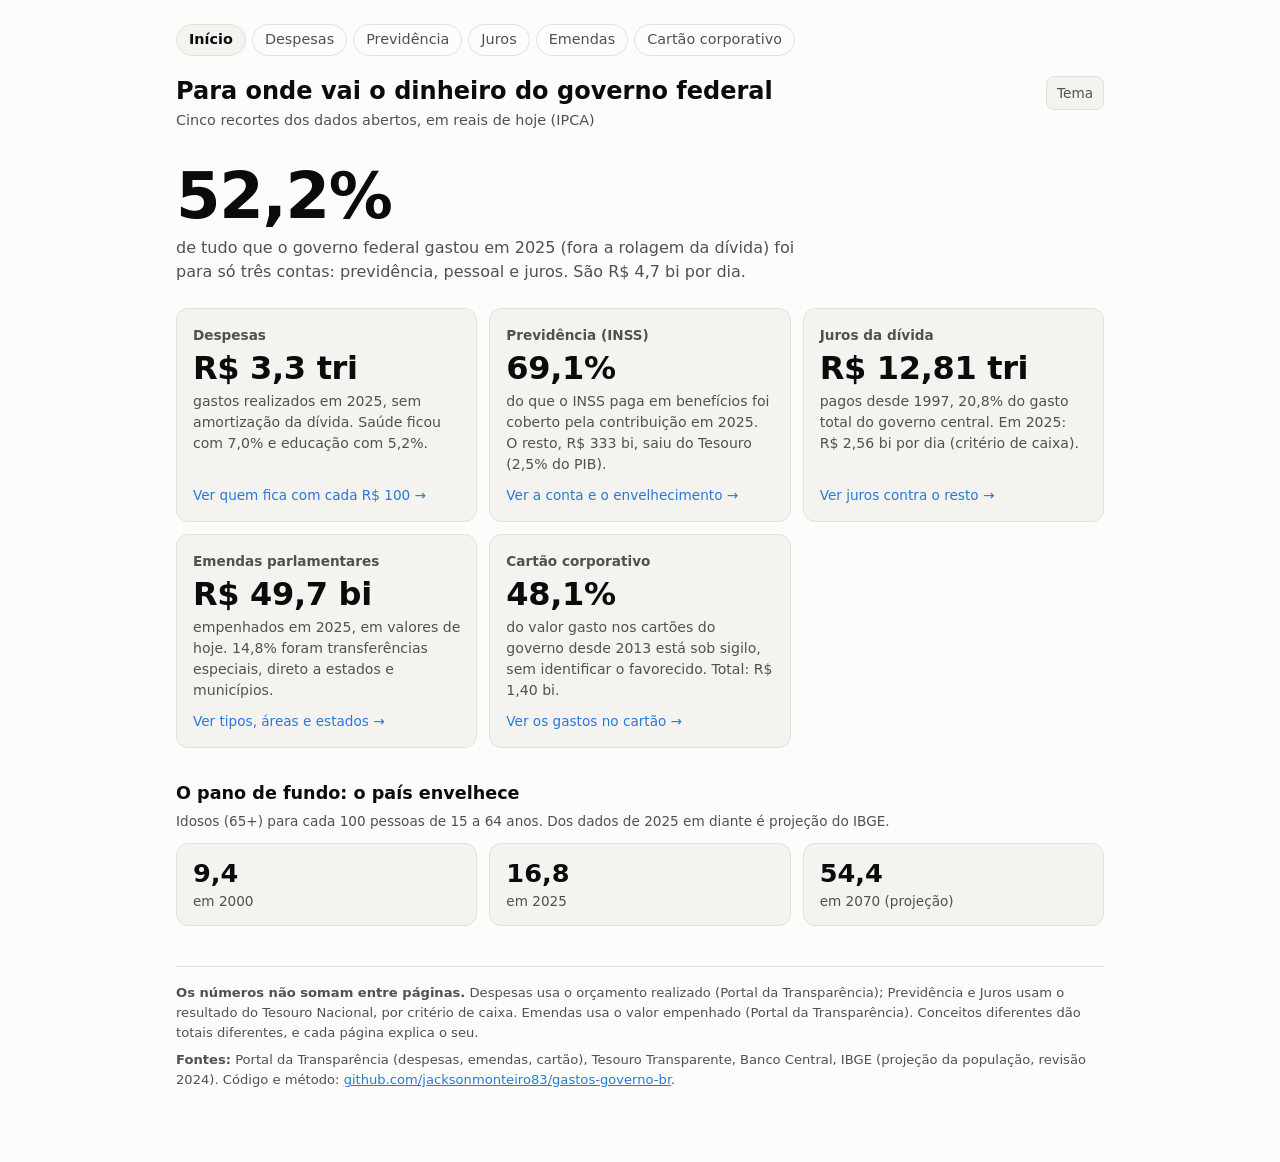
<file: docs/index.html>
<!DOCTYPE html>
<html lang="pt-BR">
<head>
<meta charset="utf-8">
<meta name="viewport" content="width=device-width, initial-scale=1">
<title>Para onde vai o dinheiro do governo federal</title>
<meta name="description" content="Despesas, previdência, juros e cartão corporativo do governo federal, com dados abertos e valores corrigidos pelo IPCA.">
<link rel="canonical" href="https://jacksonmonteiro83.github.io/gastos-governo-br/">
<meta property="og:type" content="website">
<meta property="og:locale" content="pt_BR">
<meta property="og:title" content="Para onde vai o dinheiro do governo federal">
<meta property="og:description" content="Despesas, previdência, juros e cartão corporativo do governo federal, com dados abertos e valores corrigidos pelo IPCA.">
<meta property="og:url" content="https://jacksonmonteiro83.github.io/gastos-governo-br/">
<meta property="og:image" content="https://jacksonmonteiro83.github.io/gastos-governo-br/img/og.png">
<meta property="og:image:width" content="1200">
<meta property="og:image:height" content="630">
<meta name="twitter:card" content="summary_large_image">
<link rel="stylesheet" href="estilo.css">
</head>
<body>
<main>
  <nav class="menu" aria-label="Seções">
    <a href="index.html" aria-current="page">Início</a>
    <a href="despesas.html">Despesas</a>
    <a href="previdencia.html">Previdência</a>
    <a href="juros.html">Juros</a>
    <a href="emendas.html">Emendas</a>
    <a href="cartao.html">Cartão corporativo</a>
  </nav>
  <header>
    <div>
      <h1>Para onde vai o dinheiro do governo federal</h1>
      <p class="sub">Cinco recortes dos dados abertos, em reais de hoje (IPCA)</p>
    </div>
    <button class="tema" id="tema" type="button" aria-label="Alternar tema claro e escuro">Tema</button>
  </header>

  <div class="hero">
    <div class="num" id="hero-num"></div>
    <p class="leg" id="hero-leg"></p>
  </div>

  <div class="portas" id="portas"></div>

  <section class="card" id="idade" hidden>
    <h2>O pano de fundo: o país envelhece</h2>
    <p class="nota" id="idade-txt"></p>
    <div class="kpis" id="idade-kpis" style="margin-bottom:0"></div>
  </section>

  <footer>
    <p><b>Os números não somam entre páginas.</b> Despesas usa o orçamento realizado (Portal da Transparência); Previdência e Juros usam o resultado do Tesouro Nacional, por critério de caixa. Emendas usa o valor empenhado (Portal da Transparência). Conceitos diferentes dão totais diferentes, e cada página explica o seu.</p>
    <p><b>Fontes:</b> Portal da Transparência (despesas, emendas, cartão), Tesouro Transparente, Banco Central, IBGE (projeção da população, revisão 2024). Código e método: <a href="https://github.com/jacksonmonteiro83/gastos-governo-br">github.com/jacksonmonteiro83/gastos-governo-br</a>.</p>
  </footer>
</main>

<script src="data.js"></script>
<script src="despesas_data.js"></script>
<script src="previdencia_data.js"></script>
<script src="cpgf_data.js"></script>
<script src="emendas_data.js" onerror="void 0"></script>
<script src="demografia_data.js"></script>
<script>
(function () {
  const f0 = new Intl.NumberFormat("pt-BR", { maximumFractionDigits: 0 });
  const f1 = new Intl.NumberFormat("pt-BR", { minimumFractionDigits: 1, maximumFractionDigits: 1 });
  const f2 = new Intl.NumberFormat("pt-BR", { minimumFractionDigits: 2, maximumFractionDigits: 2 });
  const portas = [];
  const porta = (href, titulo, valor, desc, ir) => portas.push(
    '<a class="porta" href="' + href + '"><span class="t">' + titulo + '</span><span class="v">' + valor +
    '</span><span class="d">' + desc + '</span><span class="ir">' + ir + ' →</span></a>');

  const S = window.DESP && window.DESP.destaques;
  if (S) {
    document.getElementById("hero-num").textContent = f1.format(S.trio_pct) + "%";
    document.getElementById("hero-leg").textContent =
      "de tudo que o governo federal gastou em " + S.ano_referencia + " (fora a rolagem da dívida) foi para só três contas: previdência, pessoal e juros. São R$ " +
      f1.format(S.trio_dia_bi) + " bi por dia.";
    porta("despesas.html", "Despesas", "R$ " + f1.format(S.total_bi / 1000) + " tri",
      "gastos realizados em " + S.ano_referencia + ", sem amortização da dívida. Saúde ficou com " + f1.format(S.saude_pct) +
      "% e educação com " + f1.format(S.educacao_pct) + "%.", "Ver quem fica com cada R$ 100");
  }
  const P = window.PREV && window.PREV.destaques;
  if (P) porta("previdencia.html", "Previdência (INSS)", f1.format(P.cobertura_pct) + "%",
    "do que o INSS paga em benefícios foi coberto pela contribuição em " + P.ano_referencia + ". O resto, R$ " +
    f0.format(P.necessidade_bi) + " bi, saiu do Tesouro (" + f1.format(P.pct_pib_necessidade).replace(".", ",") + "% do PIB).", "Ver a conta e o envelhecimento");
  const J = window.DADOS && window.DADOS.destaques;
  if (J) porta("juros.html", "Juros da dívida", "R$ " + f2.format(J.juros_total_tri) + " tri",
    "pagos desde 1997, " + f1.format(J.juros_pct_gasto_total) + "% do gasto total do governo central. Em " + J.ano_referencia +
    ": R$ " + f2.format(J.juros_por_dia_bi) + " bi por dia (critério de caixa).", "Ver juros contra o resto");
  const E = window.EMD && window.EMD.destaques;
  if (E) porta("emendas.html", "Emendas parlamentares", "R$ " + f1.format(E.total_bi) + " bi",
    "empenhados em " + E.ano_referencia + ", em valores de hoje. " + f1.format(E.especial_pct) + "% foram transferências especiais, direto a estados e municípios.", "Ver tipos, áreas e estados");
  const C = window.CPGF && window.CPGF.destaques;
  if (C) porta("cartao.html", "Cartão corporativo", f1.format(C.sigilo_pct) + "%",
    "do valor gasto nos cartões do governo desde 2013 está sob sigilo, sem identificar o favorecido. Total: R$ " +
    f2.format(C.total_real / 1e9) + " bi.", "Ver os gastos no cartão");
  document.getElementById("portas").innerHTML = portas.join("");

  const D = window.DEMO;
  if (D) {
    const v = (a) => D.razao_idosos[D.anos.indexOf(a)];
    const ult = D.anos[D.anos.length - 1], ano0 = D.anos[0], ref = D.primeiro_ano_projecao;
    document.getElementById("idade-txt").textContent =
      "Idosos (65+) para cada 100 pessoas de 15 a 64 anos. Dos dados de " + ref + " em diante é projeção do IBGE.";
    document.getElementById("idade-kpis").innerHTML = [[ano0, v(ano0)], [ref, v(ref)], [ult, v(ult)]].map(([a, x]) =>
      '<div class="kpi"><div class="v">' + f1.format(x) + '</div><div class="l">em ' + a + (a >= ref && a !== ref ? " (projeção)" : "") + '</div></div>').join("");
    document.getElementById("idade").hidden = false;
  }

  const raiz = document.documentElement;
  document.getElementById("tema").addEventListener("click", () => {
    const escuro = raiz.dataset.theme ? raiz.dataset.theme === "dark" : matchMedia("(prefers-color-scheme: dark)").matches;
    raiz.dataset.theme = escuro ? "light" : "dark";
  });
})();
</script>
</body>
</html>
</file>
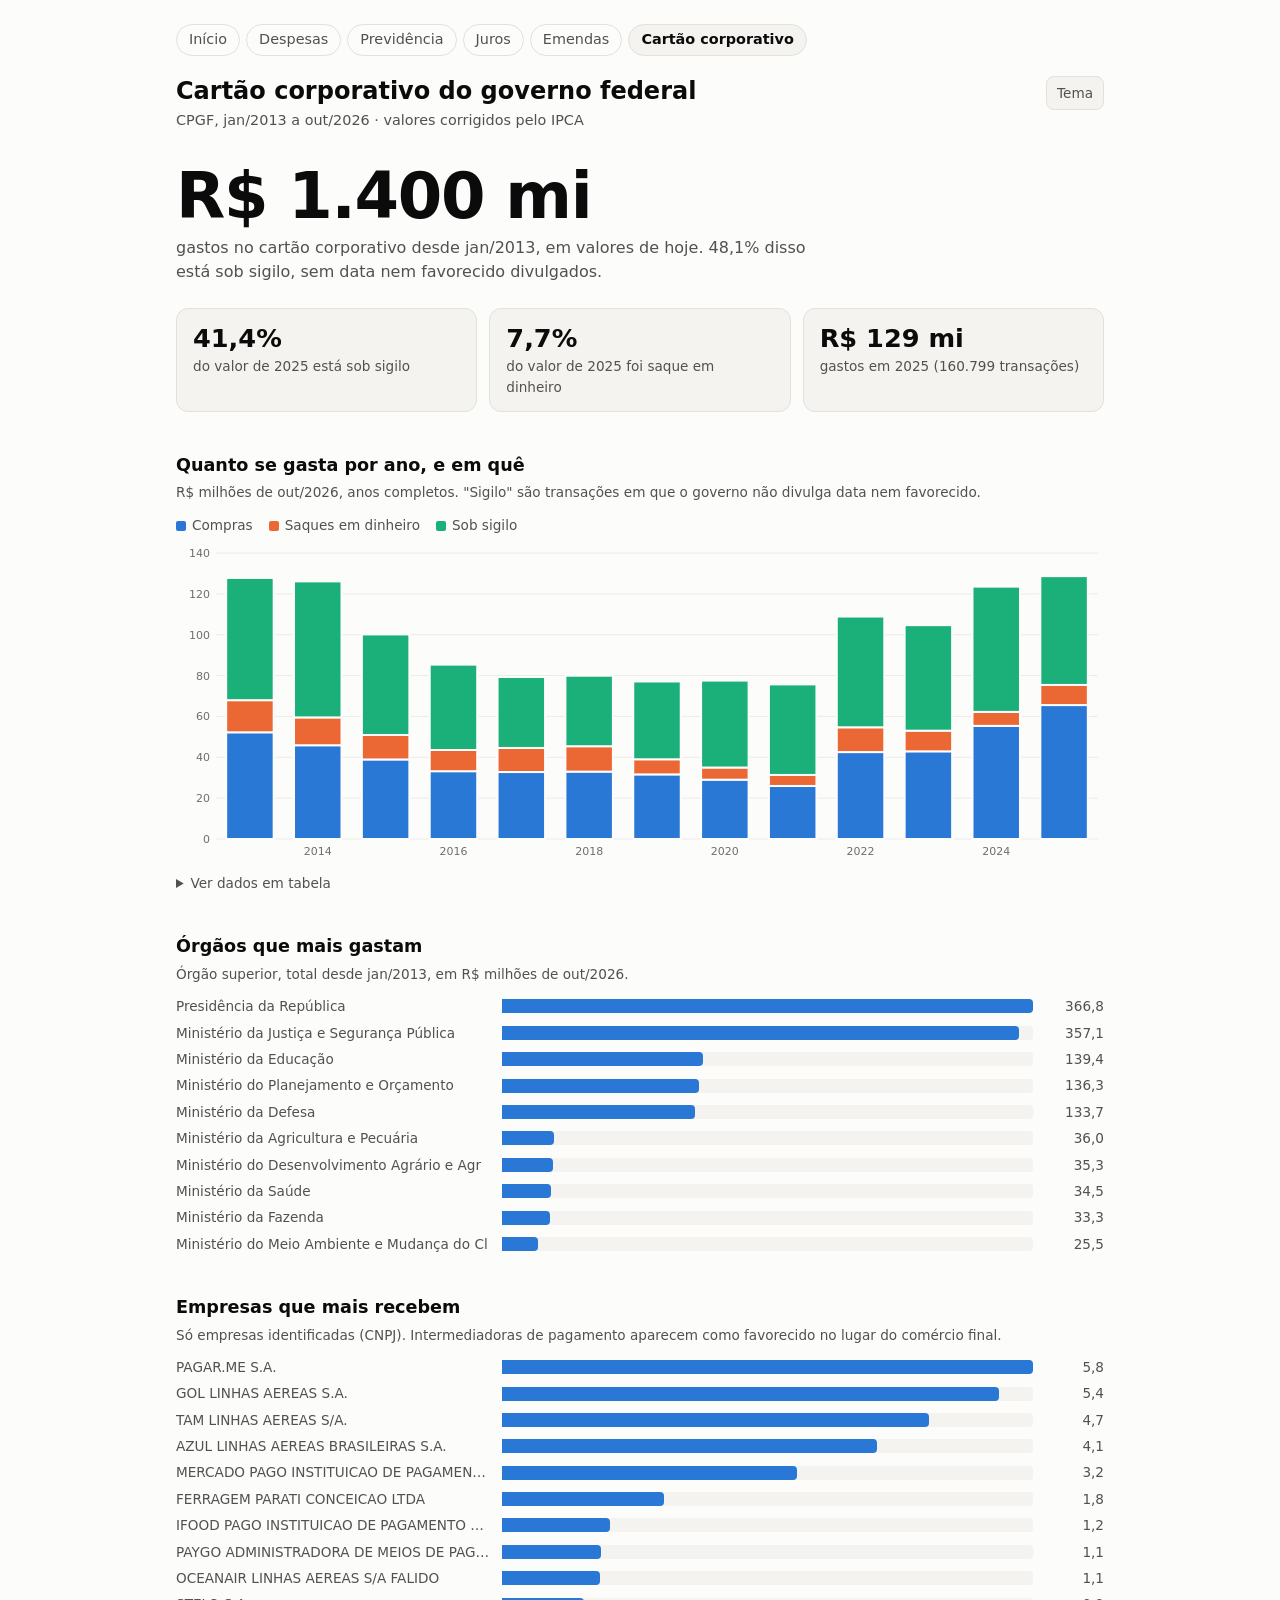
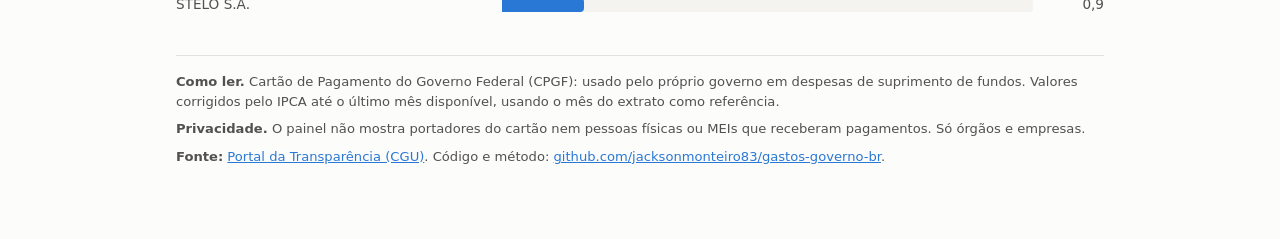
<file: docs/cartao.html>
<!DOCTYPE html>
<html lang="pt-BR">
<head>
<meta charset="utf-8">
<meta name="viewport" content="width=device-width, initial-scale=1">
<title>Cartão corporativo do governo federal</title>
<meta name="description" content="Quanto o governo gasta no cartão corporativo (CPGF), quanto está sob sigilo e quem recebe, desde 2013, corrigido pelo IPCA.">
<link rel="canonical" href="https://jacksonmonteiro83.github.io/gastos-governo-br/cartao.html">
<meta property="og:type" content="website">
<meta property="og:locale" content="pt_BR">
<meta property="og:title" content="Cartão corporativo do governo federal">
<meta property="og:description" content="Quanto o governo gasta no cartão corporativo (CPGF), quanto está sob sigilo e quem recebe, desde 2013, corrigido pelo IPCA.">
<meta property="og:url" content="https://jacksonmonteiro83.github.io/gastos-governo-br/cartao.html">
<meta property="og:image" content="https://jacksonmonteiro83.github.io/gastos-governo-br/img/og.png">
<meta property="og:image:width" content="1200">
<meta property="og:image:height" content="630">
<meta name="twitter:card" content="summary_large_image">
<link rel="stylesheet" href="estilo.css">
</head>
<body>
<main>
  <nav class="menu" aria-label="Seções">
    <a href="index.html">Início</a>
    <a href="despesas.html">Despesas</a>
    <a href="previdencia.html">Previdência</a>
    <a href="juros.html">Juros</a>
    <a href="emendas.html">Emendas</a>
    <a href="cartao.html" aria-current="page">Cartão corporativo</a>
  </nav>
  <header>
    <div>
      <h1>Cartão corporativo do governo federal</h1>
      <p class="sub" id="sub"></p>
    </div>
    <button class="tema" id="tema" type="button" aria-label="Alternar tema claro e escuro">Tema</button>
  </header>

  <div id="vazio" class="aviso" hidden>
    Os dados deste painel ainda não foram gerados. No GitHub, rode o workflow <b>Atualizar CPGF</b> (aba Actions) e recarregue a página.
  </div>

  <div id="conteudo" hidden>
    <div class="hero">
      <div class="num" id="hero-num"></div>
      <p class="leg" id="hero-leg"></p>
    </div>
    <div class="kpis" id="kpis"></div>

    <section class="card">
      <h2>Quanto se gasta por ano, e em quê</h2>
      <p class="nota">R$ milhões de <span class="ref"></span>, anos completos. "Sigilo" são transações em que o governo não divulga data nem favorecido.</p>
      <ul class="legenda" id="leg1"></ul>
      <div class="chart" id="c1"></div>
      <details><summary>Ver dados em tabela</summary><div class="tabela" id="t1"></div></details>
    </section>

    <section class="card">
      <h2>Órgãos que mais gastam</h2>
      <p class="nota">Órgão superior, total desde <span id="desde"></span>, em R$ milhões de <span class="ref"></span>.</p>
      <div class="barras" id="orgaos"></div>
    </section>

    <section class="card">
      <h2>Empresas que mais recebem</h2>
      <p class="nota">Só empresas identificadas (CNPJ). Intermediadoras de pagamento aparecem como favorecido no lugar do comércio final.</p>
      <div class="barras" id="empresas"></div>
    </section>

    <footer>
      <p><b>Como ler.</b> Cartão de Pagamento do Governo Federal (CPGF): usado pelo próprio governo em despesas de suprimento de fundos. Valores corrigidos pelo IPCA até o último mês disponível, usando o mês do extrato como referência.</p>
      <p><b>Privacidade.</b> O painel não mostra portadores do cartão nem pessoas físicas ou MEIs que receberam pagamentos. Só órgãos e empresas.</p>
      <p><b>Fonte:</b> <a href="https://portaldatransparencia.gov.br/download-de-dados/cpgf/">Portal da Transparência (CGU)</a>. Código e método: <a href="https://github.com/jacksonmonteiro83/gastos-governo-br">github.com/jacksonmonteiro83/gastos-governo-br</a>.</p>
    </footer>
  </div>
</main>
<div class="tip" id="tip"></div>

<script src="cpgf_data.js" onerror="void 0"></script>
<script>
(function () {
  const D = window.CPGF;
  const raiz = document.documentElement;
  document.getElementById("tema").addEventListener("click", () => {
    const escuro = raiz.dataset.theme ? raiz.dataset.theme === "dark" : matchMedia("(prefers-color-scheme: dark)").matches;
    raiz.dataset.theme = escuro ? "light" : "dark";
  });
  if (!D) { document.getElementById("vazio").hidden = false; return; }
  document.getElementById("conteudo").hidden = false;

  const fmt0 = new Intl.NumberFormat("pt-BR", { maximumFractionDigits: 0 });
  const fmt1 = new Intl.NumberFormat("pt-BR", { minimumFractionDigits: 1, maximumFractionDigits: 1 });
  const MESES = ["jan","fev","mar","abr","mai","jun","jul","ago","set","out","nov","dez"];
  const mesAno = (s) => { const [a, m] = s.split("-"); return MESES[+m - 1] + "/" + a; };
  const mi = (v) => v / 1e6;
  const NS = "http://www.w3.org/2000/svg";
  const el = (n, a, p) => { const e = document.createElementNS(NS, n); for (const k in a) e.setAttribute(k, a[k]); if (p) p.appendChild(e); return e; };

  const H = D.destaques, ref = H.ano_referencia;
  document.querySelectorAll(".ref").forEach(e => e.textContent = mesAno(D.ultimo_mes));
  document.getElementById("desde").textContent = mesAno(D.primeiro_mes);
  document.getElementById("sub").textContent = "CPGF, " + mesAno(D.primeiro_mes) + " a " + mesAno(D.ultimo_mes) + " · valores corrigidos pelo IPCA";
  document.getElementById("hero-num").textContent = "R$ " + fmt0.format(mi(H.total_real)) + " mi";
  document.getElementById("hero-leg").textContent =
    "gastos no cartão corporativo desde " + mesAno(D.primeiro_mes) + ", em valores de hoje. " +
    fmt1.format(H.sigilo_pct) + "% disso está sob sigilo, sem data nem favorecido divulgados.";
  document.getElementById("kpis").innerHTML = [
    [fmt1.format(H.ano_ref_sigilo_pct) + "%", "do valor de " + ref + " está sob sigilo"],
    [fmt1.format(H.ano_ref_saque_pct) + "%", "do valor de " + ref + " foi saque em dinheiro"],
    ["R$ " + fmt0.format(mi(H.ano_ref_total)) + " mi", "gastos em " + ref + " (" + fmt0.format(D.transacoes[D.anos.indexOf(ref)]) + " transações)"],
  ].map(([v, l]) => '<div class="kpi"><div class="v">' + v + '</div><div class="l">' + l + '</div></div>').join("");

  // ---- colunas empilhadas: compras, saques, sigilo (anos completos) ----
  const idx = D.anos.map((_, i) => i).filter(i => D.meses[i] === 12);
  const anos = idx.map(i => D.anos[i]);
  const S = [["compra", "Compras", "--s1"], ["saque", "Saques em dinheiro", "--s2"], ["sigilo", "Sob sigilo", "--s3"]];
  const val = (k) => idx.map(i => mi(D[k][i]));
  document.getElementById("leg1").innerHTML = S.map(([k, r, c]) => '<li><i style="background:var(' + c + ')"></i>' + r + '</li>').join("");
  document.getElementById("t1").innerHTML = "<table><thead><tr><th>Ano</th>" + S.map(s => "<th>" + s[1] + "</th>").join("") +
    "<th>Total</th></tr></thead><tbody>" + anos.map((a, i) => "<tr><td>" + a + "</td>" +
    S.map(([k]) => "<td>" + fmt1.format(val(k)[i]) + "</td>").join("") +
    "<td>" + fmt1.format(S.reduce((s, [k]) => s + val(k)[i], 0)) + "</td></tr>").join("") + "</tbody></table>";

  const tip = document.getElementById("tip");
  const hideTip = () => { tip.style.display = "none"; };
  function colunas() {
    const host = document.getElementById("c1"); host.querySelectorAll("svg").forEach(s => s.remove());
    if (!anos.length) { host.textContent = "Ainda não há anos completos."; return; }
    const W = Math.max(300, host.clientWidth), Ht = W < 520 ? 260 : 320, m = { l: 40, r: 6, t: 10, b: 24 };
    const svg = el("svg", { viewBox: "0 0 " + W + " " + Ht, role: "img",
      "aria-label": "Colunas empilhadas por ano com compras, saques em dinheiro e valores sob sigilo, em R$ milhões." });
    host.insertBefore(svg, host.firstChild);
    const tot = anos.map((_, i) => S.reduce((s, [k]) => s + val(k)[i], 0));
    const mx = Math.max(...tot), exp = Math.pow(10, Math.floor(Math.log10(mx))), f = mx / exp;
    const passo = exp * (f > 6 ? 2 : f > 3 ? 1 : f > 1.5 ? 0.5 : 0.2);
    const max = Math.ceil(Math.max(...tot) / passo) * passo;
    const slot = (W - m.l - m.r) / anos.length, bw = Math.max(6, slot * 0.7);
    const xc = (i) => m.l + slot * i + slot / 2, y = (v) => Ht - m.b - (Ht - m.t - m.b) * v / max;
    const g = el("g", { class: "eixo" }, svg);
    for (let v = 0; v <= max + 1e-9; v += passo) {
      el("line", { x1: m.l, x2: W - m.r, y1: y(v), y2: y(v), stroke: "var(--grid)", "stroke-width": 1 }, svg);
      el("text", { x: m.l - 6, y: y(v) + 4, "text-anchor": "end" }, g).textContent = fmt0.format(v);
    }
    anos.forEach((a, i) => { if (anos.length < 9 || a % 2 === 0) el("text", { x: xc(i), y: Ht - m.b + 16, "text-anchor": "middle" }, g).textContent = a; });
    anos.forEach((_, i) => {
      let acc = 0;
      S.forEach(([k, , c]) => {
        const v = val(k)[i], y0 = y(acc), y1 = y(acc + v); acc += v;
        el("rect", { x: xc(i) - bw / 2, y: y1, width: bw, height: Math.max(0, y0 - y1), fill: "var(" + c + ")", stroke: "var(--surface)", "stroke-width": 2 }, svg);
      });
    });
    const guia = el("rect", { y: m.t, height: Ht - m.t - m.b, width: slot, fill: "var(--text)", opacity: 0.06, visibility: "hidden" }, svg);
    const alvo = el("rect", { x: m.l, y: m.t, width: W - m.l - m.r, height: Ht - m.t - m.b, fill: "transparent" }, svg);
    alvo.addEventListener("pointermove", (ev) => {
      const r = svg.getBoundingClientRect(), px = (ev.clientX - r.left) * W / r.width;
      const i = Math.max(0, Math.min(anos.length - 1, Math.floor((px - m.l) / slot)));
      guia.setAttribute("x", xc(i) - slot / 2); guia.setAttribute("visibility", "visible");
      tip.innerHTML = "<b>" + anos[i] + " · R$ " + fmt1.format(tot[i]) + " mi</b>" + S.map(([k, rot, c]) =>
        '<div><span><i style="background:var(' + c + ')"></i>' + rot + '</span><span class="v">' + fmt1.format(val(k)[i]) +
        " (" + fmt0.format(100 * val(k)[i] / tot[i]) + "%)</span></div>").join("");
      tip.style.display = "block";
      const hr = host.getBoundingClientRect(), t = tip.getBoundingClientRect();
      let left = xc(i) * r.width / W + hr.left + window.scrollX + 14;
      if (left + t.width > window.scrollX + document.documentElement.clientWidth - 8) left -= t.width + 28;
      tip.style.left = Math.max(8, left) + "px"; tip.style.top = Math.max(8, ev.clientY + window.scrollY - t.height / 2) + "px";
    });
    alvo.addEventListener("pointerleave", () => { guia.setAttribute("visibility", "hidden"); hideTip(); });
  }

  // ---- barras horizontais (HTML) ----
  function barras(id, itens) {
    const max = Math.max(...itens.map(i => i.valor));
    document.getElementById(id).innerHTML = itens.map(i =>
      '<div class="barra" title="' + i.nome.replace(/"/g, "&quot;") + '"><span class="n">' + i.nome +
      '</span><span class="t"><i style="width:' + (100 * i.valor / max).toFixed(1) + '%"></i></span><span class="v">' +
      fmt1.format(mi(i.valor)) + '</span></div>').join("");
  }
  barras("orgaos", D.orgaos); barras("empresas", D.empresas);

  colunas();
  let t; window.addEventListener("resize", () => { clearTimeout(t); t = setTimeout(colunas, 120); });
})();
</script>
</body>
</html>
</file>
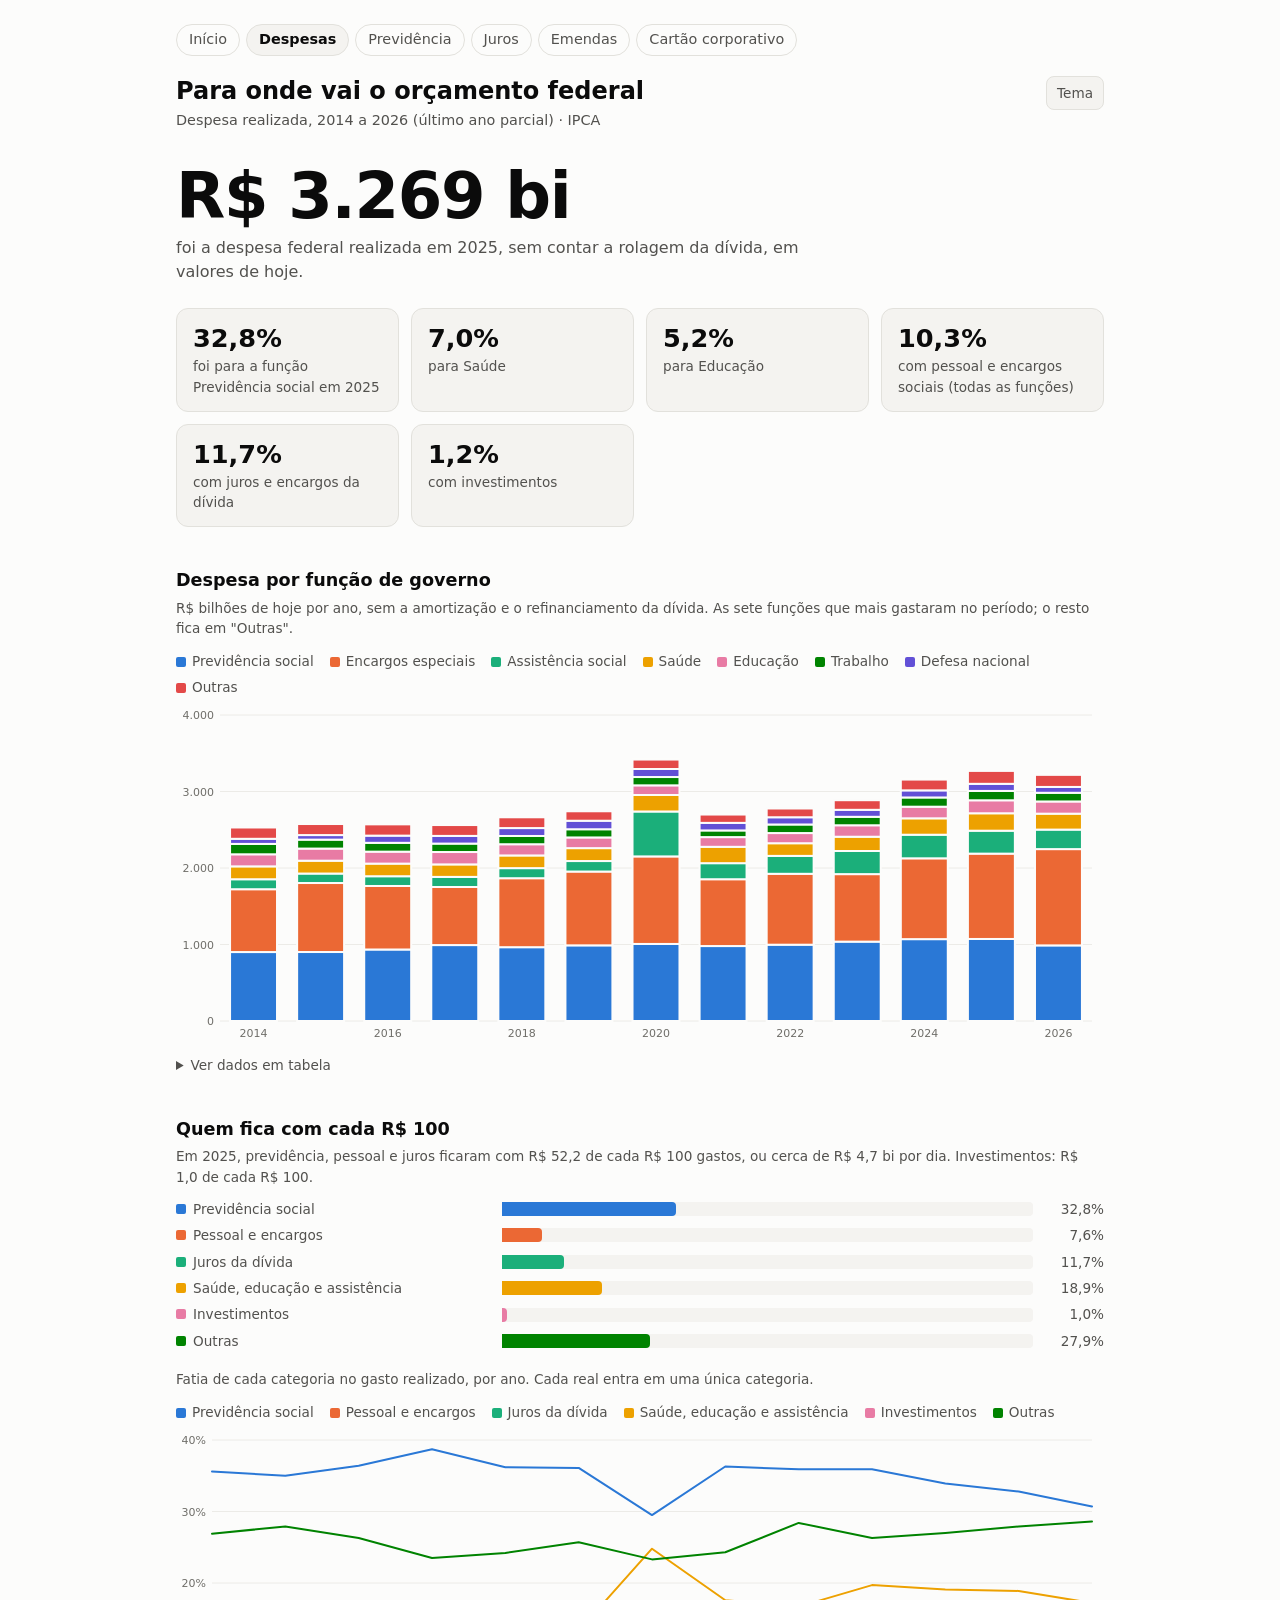
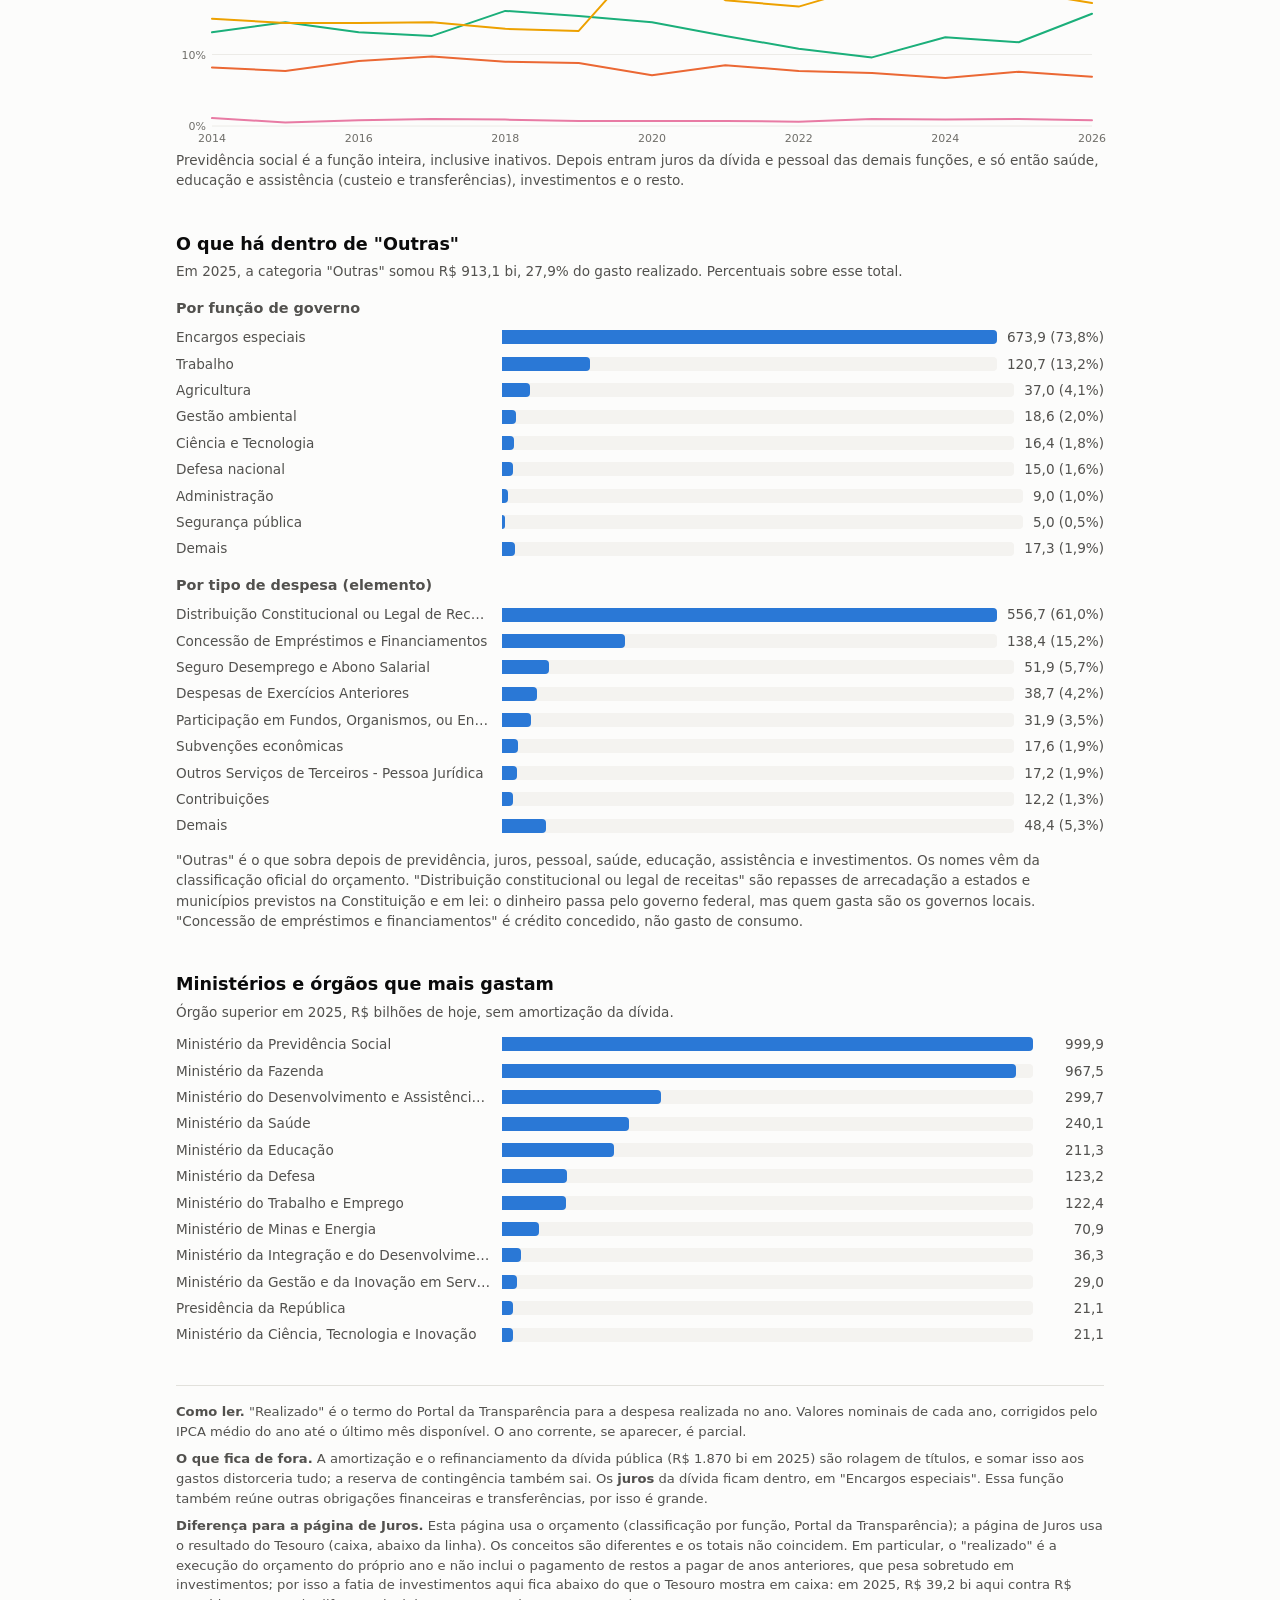
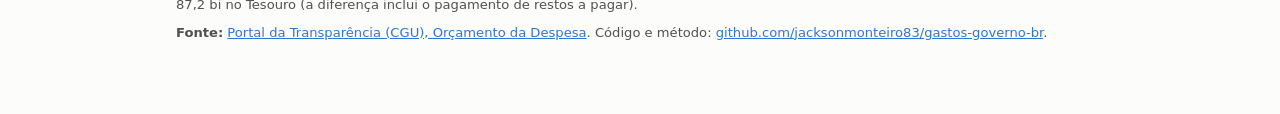
<file: docs/despesas.html>
<!DOCTYPE html>
<html lang="pt-BR">
<head>
<meta charset="utf-8">
<meta name="viewport" content="width=device-width, initial-scale=1">
<title>Para onde vai o orçamento federal</title>
<meta name="description" content="Despesa realizada do governo federal por função, tipo de gasto e ministério, de 2014 até hoje, corrigida pelo IPCA.">
<link rel="canonical" href="https://jacksonmonteiro83.github.io/gastos-governo-br/despesas.html">
<meta property="og:type" content="website">
<meta property="og:locale" content="pt_BR">
<meta property="og:title" content="Para onde vai o orçamento federal">
<meta property="og:description" content="Despesa realizada do governo federal por função, tipo de gasto e ministério, de 2014 até hoje, corrigida pelo IPCA.">
<meta property="og:url" content="https://jacksonmonteiro83.github.io/gastos-governo-br/despesas.html">
<meta property="og:image" content="https://jacksonmonteiro83.github.io/gastos-governo-br/img/og.png">
<meta property="og:image:width" content="1200">
<meta property="og:image:height" content="630">
<meta name="twitter:card" content="summary_large_image">
<link rel="stylesheet" href="estilo.css">
</head>
<body>
<main>
  <nav class="menu" aria-label="Seções">
    <a href="index.html">Início</a>
    <a href="despesas.html" aria-current="page">Despesas</a>
    <a href="previdencia.html">Previdência</a>
    <a href="juros.html">Juros</a>
    <a href="emendas.html">Emendas</a>
    <a href="cartao.html">Cartão corporativo</a>
  </nav>
  <header>
    <div>
      <h1>Para onde vai o orçamento federal</h1>
      <p class="sub" id="sub"></p>
    </div>
    <button class="tema" id="tema" type="button" aria-label="Alternar tema claro e escuro">Tema</button>
  </header>

  <div id="vazio" class="aviso" hidden>
    Os dados deste painel ainda não foram gerados. No GitHub, rode o workflow <b>Atualizar despesas</b> (aba Actions) e recarregue a página.
  </div>

  <div id="conteudo" hidden>
    <div class="hero">
      <div class="num" id="hero-num"></div>
      <p class="leg" id="hero-leg"></p>
    </div>
    <div class="kpis" id="kpis"></div>

    <section class="card">
      <h2>Despesa por função de governo</h2>
      <p class="nota">R$ bilhões de hoje por ano, sem a amortização e o refinanciamento da dívida. As sete funções que mais gastaram no período; o resto fica em "Outras".</p>
      <ul class="legenda" id="leg1"></ul>
      <div class="chart" id="c1"></div>
      <details><summary>Ver dados em tabela</summary><div class="tabela" id="t1"></div></details>
    </section>

    <section class="card" id="comp" hidden>
      <h2>Quem fica com cada R$ 100</h2>
      <p class="nota" id="comp-nota"></p>
      <div class="barras" id="comp-barras"></div>
      <p class="nota" style="margin-top:18px">Fatia de cada categoria no gasto realizado, por ano. Cada real entra em uma única categoria.</p>
      <ul class="legenda" id="leg2"></ul>
      <div class="chart" id="c2"></div>
      <p class="nota">Previdência social é a função inteira, inclusive inativos. Depois entram juros da dívida e pessoal das demais funções, e só então saúde, educação e assistência (custeio e transferências), investimentos e o resto.</p>
    </section>

    <section class="card" id="outras" hidden>
      <h2>O que há dentro de "Outras"</h2>
      <p class="nota" id="outras-nota"></p>
      <h3 class="sub-h">Por função de governo</h3>
      <div class="barras" id="outras-funcao"></div>
      <h3 class="sub-h">Por tipo de despesa (elemento)</h3>
      <div class="barras" id="outras-elemento"></div>
      <p class="nota" style="margin-top:14px">"Outras" é o que sobra depois de previdência, juros, pessoal, saúde, educação, assistência e investimentos. Os nomes vêm da classificação oficial do orçamento. "Distribuição constitucional ou legal de receitas" são repasses de arrecadação a estados e municípios previstos na Constituição e em lei: o dinheiro passa pelo governo federal, mas quem gasta são os governos locais. "Concessão de empréstimos e financiamentos" é crédito concedido, não gasto de consumo.</p>
    </section>

    <section class="card">
      <h2>Ministérios e órgãos que mais gastam</h2>
      <p class="nota">Órgão superior em <span class="refano"></span>, R$ bilhões de hoje, sem amortização da dívida.</p>
      <div class="barras" id="orgaos"></div>
    </section>

    <footer>
      <p><b>Como ler.</b> "Realizado" é o termo do Portal da Transparência para a despesa realizada no ano. Valores nominais de cada ano, corrigidos pelo IPCA médio do ano até o último mês disponível. O ano corrente, se aparecer, é parcial.</p>
      <p><b>O que fica de fora.</b> A amortização e o refinanciamento da dívida pública (R$ <span id="amort"></span> bi em <span class="refano"></span>) são rolagem de títulos, e somar isso aos gastos distorceria tudo; a reserva de contingência também sai. Os <b>juros</b> da dívida ficam dentro, em "Encargos especiais". Essa função também reúne outras obrigações financeiras e transferências, por isso é grande.</p>
      <p><b>Diferença para a página de Juros.</b> Esta página usa o orçamento (classificação por função, Portal da Transparência); a página de Juros usa o resultado do Tesouro (caixa, abaixo da linha). Os conceitos são diferentes e os totais não coincidem. Em particular, o "realizado" é a execução do orçamento do próprio ano e não inclui o pagamento de restos a pagar de anos anteriores, que pesa sobretudo em investimentos; por isso a fatia de investimentos aqui fica abaixo do que o Tesouro mostra em caixa<span id="inv-cmp"></span>.</p>
      <p><b>Fonte:</b> <a href="https://portaldatransparencia.gov.br/download-de-dados/orcamento-despesa">Portal da Transparência (CGU), Orçamento da Despesa</a>. Código e método: <a href="https://github.com/jacksonmonteiro83/gastos-governo-br">github.com/jacksonmonteiro83/gastos-governo-br</a>.</p>
    </footer>
  </div>
</main>
<div class="tip" id="tip"></div>

<script src="despesas_data.js" onerror="void 0"></script>
<script src="data.js" onerror="void 0"></script>
<script>
(function () {
  const D = window.DESP;
  const raiz = document.documentElement;
  document.getElementById("tema").addEventListener("click", () => {
    const escuro = raiz.dataset.theme ? raiz.dataset.theme === "dark" : matchMedia("(prefers-color-scheme: dark)").matches;
    raiz.dataset.theme = escuro ? "light" : "dark";
    if (window.desenharTudo) window.desenharTudo(); 
  });
  if (!D) { document.getElementById("vazio").hidden = false; return; }
  document.getElementById("conteudo").hidden = false;

  const fmt0 = new Intl.NumberFormat("pt-BR", { maximumFractionDigits: 0 });
  const fmt1 = new Intl.NumberFormat("pt-BR", { minimumFractionDigits: 1, maximumFractionDigits: 1 });
  const NS = "http://www.w3.org/2000/svg";
  const el = (n, a, p) => { const e = document.createElementNS(NS, n); for (const k in a) e.setAttribute(k, a[k]); if (p) p.appendChild(e); return e; };
  const H = D.destaques, ref = H.ano_referencia, anos = D.anos;
  const iref = anos.indexOf(ref);
  document.querySelectorAll(".refano").forEach(e => e.textContent = ref);
  document.getElementById("amort").textContent = fmt0.format(H.amortizacao_bi);
  document.getElementById("sub").textContent = "Despesa realizada, " + anos[0] + " a " + anos[anos.length - 1] + (D.ano_corrente_parcial ? " (último ano parcial)" : "") + " · IPCA";
  document.getElementById("hero-num").textContent = "R$ " + fmt0.format(H.total_bi) + " bi";
  document.getElementById("hero-leg").textContent = "foi a despesa federal realizada em " + ref + ", sem contar a rolagem da dívida, em valores de hoje.";
  const kpis = [
    [fmt1.format(H.previdencia_pct) + "%", "foi para a função Previdência social em " + ref],
    [fmt1.format(H.saude_pct) + "%", "para Saúde"],
    [fmt1.format(H.educacao_pct) + "%", "para Educação"],
    [fmt1.format(H.pessoal_pct) + "%", "com pessoal e encargos sociais (todas as funções)"],
    [fmt1.format(H.juros_pct) + "%", "com juros e encargos da dívida"],
    [fmt1.format(H.investimentos_pct) + "%", "com investimentos"],
  ];
  document.getElementById("kpis").innerHTML = kpis.map(([v, l]) => '<div class="kpi"><div class="v">' + v + '</div><div class="l">' + l + '</div></div>').join("");

  const nomes = Object.keys(D.funcoes);
  const cor = (i) => "var(--s" + (i + 1) + ")";
  document.getElementById("leg1").innerHTML = nomes.map((n, i) => '<li><i style="background:' + cor(i) + '"></i>' + n + "</li>").join("");
  document.getElementById("t1").innerHTML = "<table><thead><tr><th>Ano</th>" + nomes.map(n => "<th>" + n + "</th>").join("") + "<th>Total</th></tr></thead><tbody>" +
    anos.map((a, j) => "<tr><td>" + a + "</td>" + nomes.map(n => "<td>" + fmt1.format(D.funcoes[n][j]) + "</td>").join("") + "<td>" + fmt1.format(D.total_bi[j]) + "</td></tr>").join("") + "</tbody></table>";

  const max0 = Math.max(...D.orgaos_ano_ref.map(o => o.bi));
  document.getElementById("orgaos").innerHTML = D.orgaos_ano_ref.map(o =>
    '<div class="barra" title="' + o.orgao.replace(/"/g, "&quot;") + '"><span class="n">' + o.orgao +
    '</span><span class="t"><i style="width:' + (100 * o.bi / max0).toFixed(1) + '%"></i></span><span class="v">' + fmt1.format(o.bi) + "</span></div>").join("");

  const J = window.DADOS && window.DADOS.destaques;
  if (J && J.investimento_ano_bi && J.ano_referencia === ref) {
    document.getElementById("inv-cmp").textContent = ": em " + ref + ", R$ " + fmt1.format(H.investimentos_pct * H.total_bi / 100) +
      " bi aqui contra R$ " + fmt1.format(J.investimento_ano_bi) + " bi no Tesouro (a diferença inclui o pagamento de restos a pagar)";
  }

  const O = D.outras_ref;
  if (O && O.por_funcao && O.por_funcao.length) {
    document.getElementById("outras-nota").textContent = "Em " + ref + ", a categoria \"Outras\" somou R$ " + fmt1.format(O.total_bi) +
      " bi, " + fmt1.format(D.composicao["Outras"][iref]) + "% do gasto realizado. Percentuais sobre esse total.";
    const lista = (id, itens) => {
      const m = Math.max(...itens.map(x => x.bi));
      document.getElementById(id).innerHTML = itens.map(x =>
        '<div class="barra" title="' + x.nome.replace(/"/g, "&quot;") + '"><span class="n">' + x.nome +
        '</span><span class="t"><i style="width:' + (100 * x.bi / m).toFixed(1) + '%"></i></span><span class="v">' +
        fmt1.format(x.bi) + " (" + fmt1.format(x.pct) + "%)</span></div>").join("");
    };
    lista("outras-funcao", O.por_funcao);
    if (O.por_elemento.length) lista("outras-elemento", O.por_elemento);
    else document.getElementById("outras-elemento").previousElementSibling.hidden = true;
    document.getElementById("outras").hidden = false;
  }

  const tip = document.getElementById("tip");
  function desenhar() {
    const host = document.getElementById("c1"); host.querySelectorAll("svg").forEach(s => s.remove());
    const W = Math.max(300, host.clientWidth), Ht = W < 520 ? 280 : 340, m = { l: 44, r: 12, t: 10, b: 24 };
    const svg = el("svg", { viewBox: "0 0 " + W + " " + Ht, role: "img", "aria-label": "Colunas empilhadas por ano com a despesa federal por função de governo, em R$ bilhões." });
    host.insertBefore(svg, host.firstChild);
    const n = anos.length, mx = Math.max(...D.total_bi);
    const exp = Math.pow(10, Math.floor(Math.log10(mx))), f = mx / exp, passo = exp * (f > 6 ? 2 : f > 3 ? 1 : f > 1.5 ? 0.5 : 0.2);
    const max = Math.ceil(mx / passo) * passo;
    const slot = (W - m.l - m.r) / n, bw = Math.max(6, slot * 0.7), xc = (i) => m.l + slot * i + slot / 2, y = (v) => Ht - m.b - (Ht - m.t - m.b) * v / max;
    const g = el("g", { class: "eixo" }, svg);
    for (let v = 0; v <= max + 1e-9; v += passo) {
      el("line", { x1: m.l, x2: W - m.r, y1: y(v), y2: y(v), stroke: "var(--grid)", "stroke-width": 1 }, svg);
      el("text", { x: m.l - 6, y: y(v) + 4, "text-anchor": "end" }, g).textContent = fmt0.format(v);
    }
    anos.forEach((a, i) => { if (n <= 8 || i % 2 === 0 || i === n - 1) el("text", { x: xc(i), y: Ht - m.b + 16, "text-anchor": "middle" }, g).textContent = a; });
    anos.forEach((a, i) => {
      let acc = 0;
      nomes.forEach((nome, k) => {
        const v = D.funcoes[nome][i]; if (!v || v <= 0) return;
        el("rect", { x: xc(i) - bw / 2, y: y(acc + v), width: bw, height: Math.max(0, y(acc) - y(acc + v)), fill: cor(k), stroke: "var(--surface)", "stroke-width": 2 }, svg);
        acc += v;
      });
    });
    const guia = el("rect", { y: m.t, height: Ht - m.t - m.b, width: slot, fill: "var(--text)", opacity: 0.06, visibility: "hidden" }, svg);
    const alvo = el("rect", { x: m.l, y: m.t, width: W - m.l - m.r, height: Ht - m.t - m.b, fill: "transparent" }, svg);
    alvo.addEventListener("pointermove", (ev) => {
      const r = svg.getBoundingClientRect(), px = (ev.clientX - r.left) * W / r.width;
      const i = Math.max(0, Math.min(n - 1, Math.floor((px - m.l) / slot)));
      guia.setAttribute("x", xc(i) - slot / 2); guia.setAttribute("visibility", "visible");
      tip.innerHTML = "<b>" + anos[i] + (D.ano_corrente_parcial && i === n - 1 ? " · parcial" : "") + " · R$ " + fmt0.format(D.total_bi[i]) + " bi</b>" +
        nomes.slice().reverse().map(nome => { const k = nomes.indexOf(nome); return '<div><span><i style="background:' + cor(k) + '"></i>' + nome + '</span><span class="v">' + fmt1.format(D.funcoes[nome][i]) + "</span></div>"; }).join("");
      tip.style.display = "block";
      const hr = host.getBoundingClientRect(), t = tip.getBoundingClientRect();
      let left = xc(i) * r.width / W + hr.left + window.scrollX + 14;
      if (left + t.width > window.scrollX + document.documentElement.clientWidth - 8) left -= t.width + 28;
      tip.style.left = Math.max(8, left) + "px"; tip.style.top = Math.max(8, ev.clientY + window.scrollY - t.height / 2) + "px";
    });
    alvo.addEventListener("pointerleave", () => { guia.setAttribute("visibility", "hidden"); tip.style.display = "none"; });
  }

  // ---- composição sem sobreposição
  if (D.composicao) {
    document.getElementById("comp").hidden = false;
    const cats = Object.keys(D.composicao), cc = (i) => "var(--s" + (i + 1) + ")";
    document.getElementById("comp-nota").textContent = "Em " + ref + ", previdência, pessoal e juros ficaram com R$ " + fmt1.format(H.trio_pct) +
      " de cada R$ 100 gastos, ou cerca de R$ " + fmt1.format(H.trio_dia_bi).replace(".", ",") + " bi por dia. Investimentos: R$ " +
      fmt1.format(D.composicao["Investimentos"][iref]) + " de cada R$ 100.";
    document.getElementById("comp-barras").innerHTML = cats.map((c, i) =>
      '<div class="barra"><span class="n"><i class="sw" style="background:' + cc(i) + '"></i>' + c + '</span><span class="t"><i style="width:' +
      Math.max(0.5, D.composicao[c][iref]).toFixed(1) + '%;background:' + cc(i) + '"></i></span><span class="v">' + fmt1.format(D.composicao[c][iref]) + "%</span></div>").join("");
    document.getElementById("leg2").innerHTML = cats.map((c, i) => '<li><i style="background:' + cc(i) + '"></i>' + c + "</li>").join("");
    const desenhar2 = () => {
      const host = document.getElementById("c2"); host.querySelectorAll("svg").forEach(s => s.remove());
      const W = Math.max(300, host.clientWidth), Ht = W < 520 ? 260 : 320, m = { l: 36, r: 12, t: 10, b: 24 };
      const svg = el("svg", { viewBox: "0 0 " + W + " " + Ht, role: "img", "aria-label": "Linhas por ano com a fatia de cada categoria no gasto federal, em porcentagem." });
      host.insertBefore(svg, host.firstChild);
      const n = anos.length, mx = Math.max(...cats.flatMap(c => D.composicao[c].filter(v => v != null))), max = Math.ceil(mx / 10) * 10;
      const x = (i) => m.l + (W - m.l - m.r) * i / Math.max(1, n - 1), y = (v) => Ht - m.b - (Ht - m.t - m.b) * v / max;
      const g = el("g", { class: "eixo" }, svg);
      for (let v = 0; v <= max; v += 10) {
        el("line", { x1: m.l, x2: W - m.r, y1: y(v), y2: y(v), stroke: "var(--grid)", "stroke-width": 1 }, svg);
        el("text", { x: m.l - 6, y: y(v) + 4, "text-anchor": "end" }, g).textContent = v + "%";
      }
      anos.forEach((a, i) => { if (n <= 8 || i % 2 === 0 || i === n - 1) el("text", { x: x(i), y: Ht - m.b + 16, "text-anchor": "middle" }, g).textContent = a; });
      cats.forEach((c, k) => {
        const v = D.composicao[c];
        el("path", { d: v.map((a, i) => (i ? "L" : "M") + x(i).toFixed(1) + " " + y(a).toFixed(1)).join(" "), fill: "none", stroke: cc(k), "stroke-width": 2, "stroke-linejoin": "round", "stroke-linecap": "round" }, svg);
      });
      const guia = el("line", { y1: m.t, y2: Ht - m.b, stroke: "var(--text-3)", "stroke-width": 1, "stroke-dasharray": "3 3", visibility: "hidden" }, svg);
      const alvo = el("rect", { x: m.l, y: m.t, width: W - m.l - m.r, height: Ht - m.t - m.b, fill: "transparent" }, svg);
      alvo.addEventListener("pointermove", (ev) => {
        const r = svg.getBoundingClientRect(), px = (ev.clientX - r.left) * W / r.width;
        const i = Math.max(0, Math.min(n - 1, Math.round((px - m.l) / ((W - m.l - m.r) / Math.max(1, n - 1)))));
        guia.setAttribute("x1", x(i)); guia.setAttribute("x2", x(i)); guia.setAttribute("visibility", "visible");
        tip.innerHTML = "<b>" + anos[i] + (D.ano_corrente_parcial && i === n - 1 ? " · parcial" : "") + "</b>" +
          cats.map((c, k) => '<div><span><i style="background:' + cc(k) + '"></i>' + c + '</span><span class="v">' + fmt1.format(D.composicao[c][i]) + "%</span></div>").join("");
        tip.style.display = "block";
        const hr = host.getBoundingClientRect(), t = tip.getBoundingClientRect();
        let left = x(i) * r.width / W + hr.left + window.scrollX + 14;
        if (left + t.width > window.scrollX + document.documentElement.clientWidth - 8) left -= t.width + 28;
        tip.style.left = Math.max(8, left) + "px"; tip.style.top = Math.max(8, ev.clientY + window.scrollY - t.height / 2) + "px";
      });
      alvo.addEventListener("pointerleave", () => { guia.setAttribute("visibility", "hidden"); tip.style.display = "none"; });
    };
    window.__desenhar2 = desenhar2;
  }
  const desenharTudo = window.desenharTudo = () => { desenhar(); if (window.__desenhar2) window.__desenhar2(); };
  desenharTudo();
  let t; window.addEventListener("resize", () => { clearTimeout(t); t = setTimeout(desenharTudo, 120); });
})();
</script>
</body>
</html>
</file>
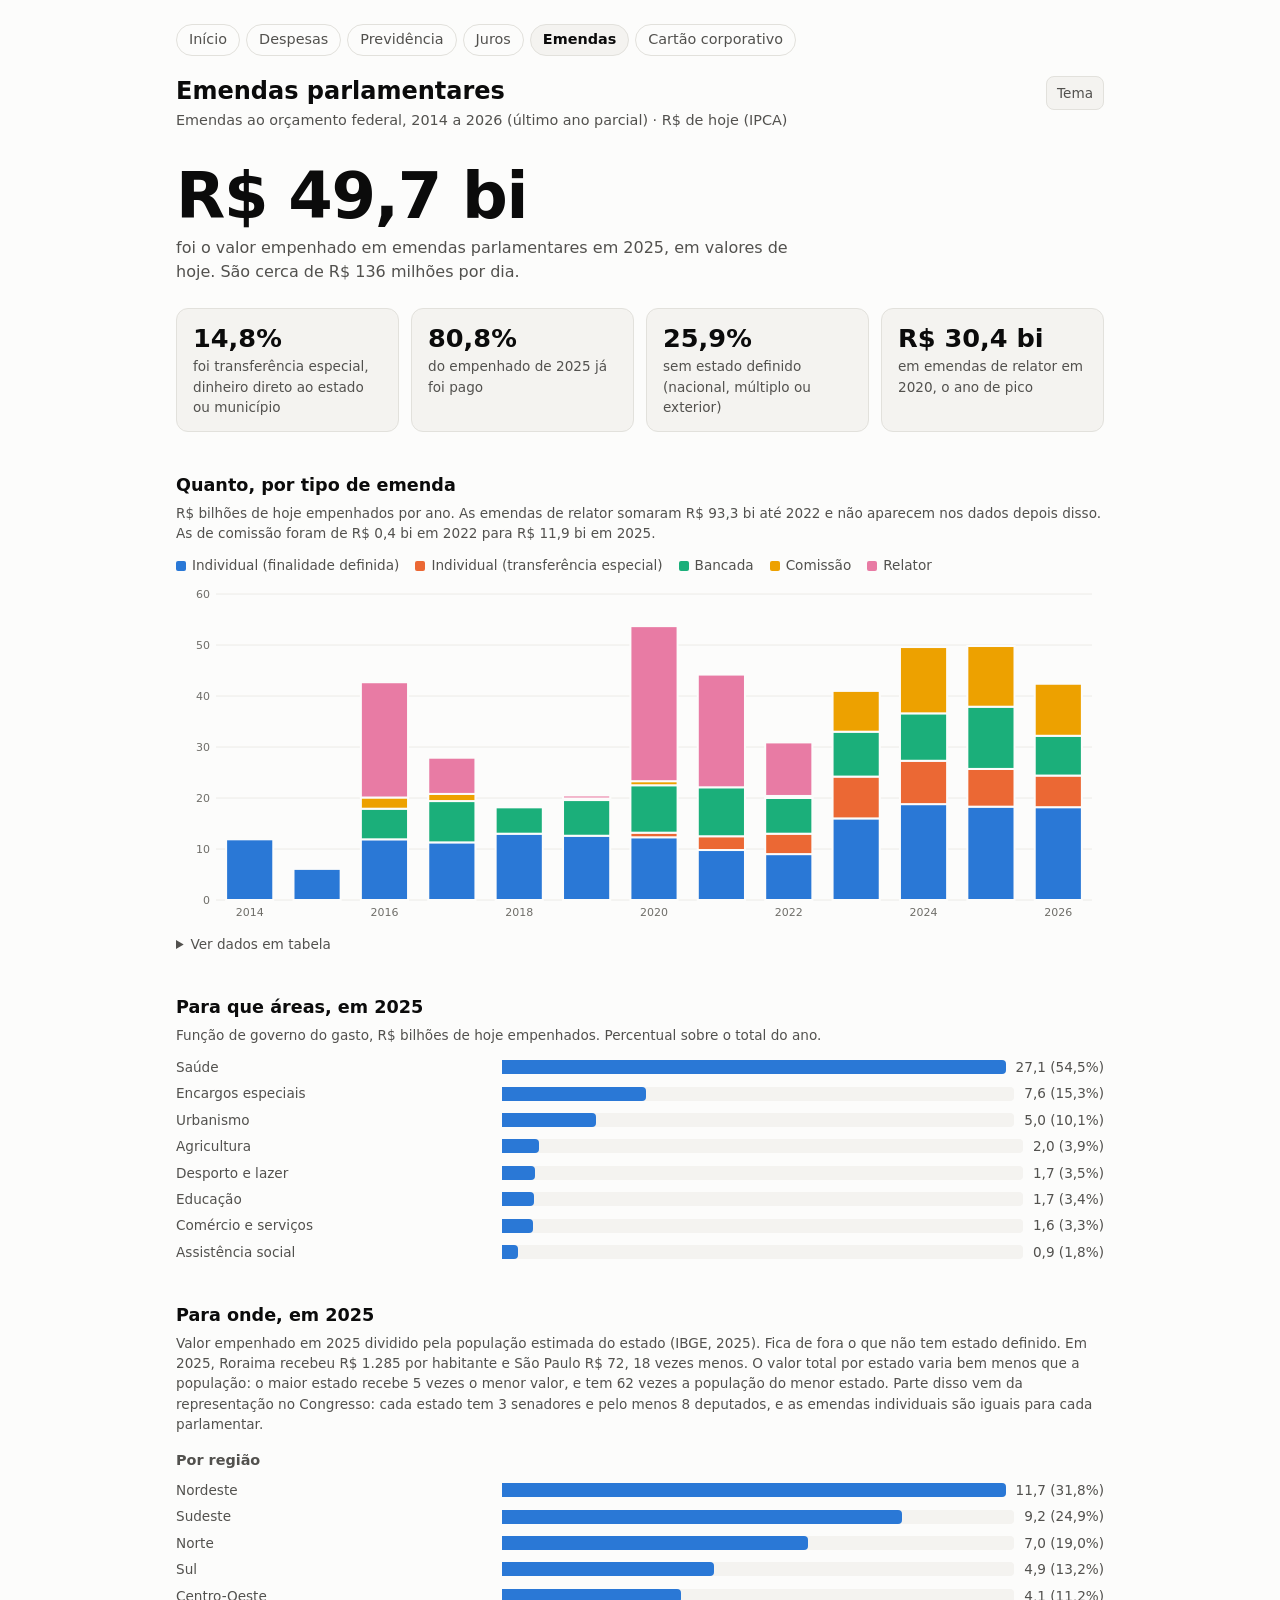
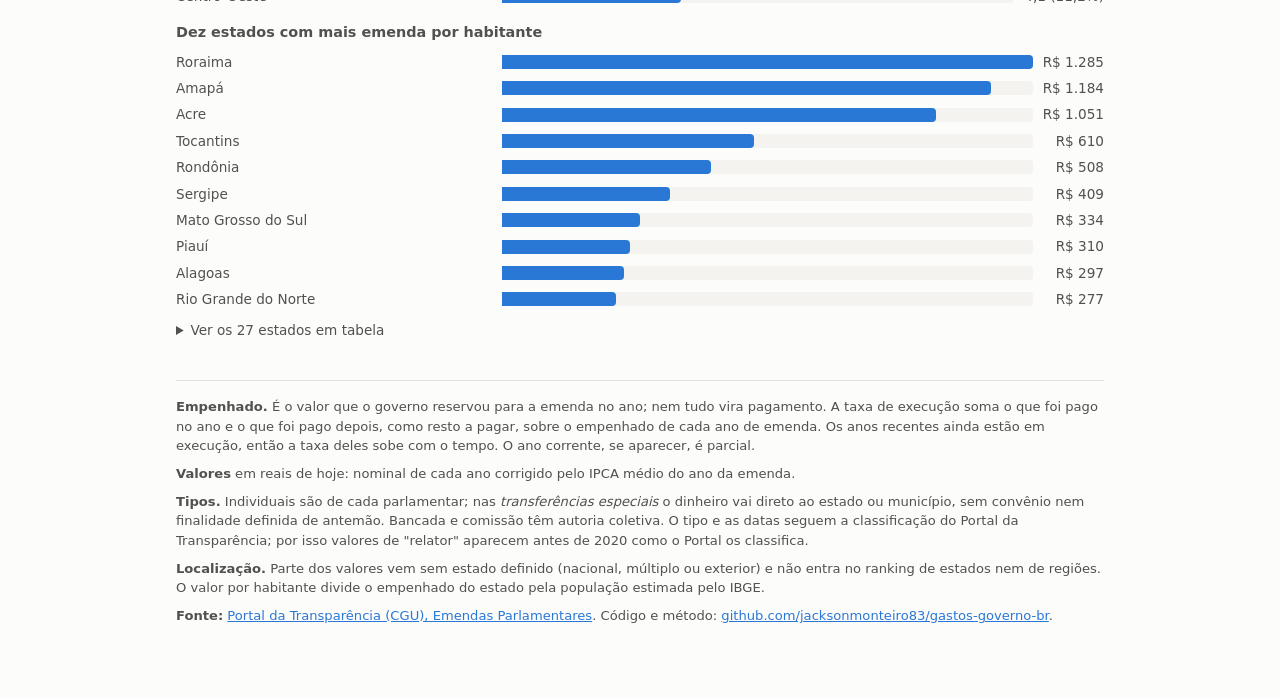
<file: docs/emendas.html>
<!DOCTYPE html>
<html lang="pt-BR">
<head>
<meta charset="utf-8">
<meta name="viewport" content="width=device-width, initial-scale=1">
<title>Emendas parlamentares: quanto, de que tipo e para onde</title>
<meta name="description" content="Emendas parlamentares ao orçamento federal desde 2014 por tipo (individual, bancada, comissão, relator), função e UF, corrigidas pelo IPCA.">
<link rel="canonical" href="https://jacksonmonteiro83.github.io/gastos-governo-br/emendas.html">
<meta property="og:type" content="website">
<meta property="og:locale" content="pt_BR">
<meta property="og:title" content="Emendas parlamentares: quanto, de que tipo e para onde">
<meta property="og:description" content="Despesa realizada do governo federal por função, tipo de gasto e ministério, de 2014 até hoje, corrigida pelo IPCA.">
<meta property="og:url" content="https://jacksonmonteiro83.github.io/gastos-governo-br/emendas.html">
<meta property="og:image" content="https://jacksonmonteiro83.github.io/gastos-governo-br/img/og.png">
<meta property="og:image:width" content="1200">
<meta property="og:image:height" content="630">
<meta name="twitter:card" content="summary_large_image">
<link rel="stylesheet" href="estilo.css">
</head>
<body>
<main>
  <nav class="menu" aria-label="Seções">
    <a href="index.html">Início</a>
    <a href="despesas.html">Despesas</a>
    <a href="previdencia.html">Previdência</a>
    <a href="juros.html">Juros</a>
    <a href="emendas.html" aria-current="page">Emendas</a>
    <a href="cartao.html">Cartão corporativo</a>
  </nav>
  <header>
    <div>
      <h1>Emendas parlamentares</h1>
      <p class="sub" id="sub"></p>
    </div>
    <button class="tema" id="tema" type="button" aria-label="Alternar tema claro e escuro">Tema</button>
  </header>

  <div id="vazio" class="aviso" hidden>
    Os dados deste painel ainda não foram gerados. No GitHub, rode o workflow <b>Atualizar emendas</b> (aba Actions) e recarregue a página.
  </div>

  <div id="conteudo" hidden>
    <div class="hero">
      <div class="num" id="hero-num"></div>
      <p class="leg" id="hero-leg"></p>
    </div>
    <div class="kpis" id="kpis"></div>

    <section class="card">
      <h2>Quanto, por tipo de emenda</h2>
      <p class="nota" id="nota1"></p>
      <ul class="legenda" id="leg1"></ul>
      <div class="chart" id="c1"></div>
      <details><summary>Ver dados em tabela</summary><div class="tabela" id="t1"></div></details>
    </section>

    <section class="card">
      <h2>Para que áreas, em <span class="refano"></span></h2>
      <p class="nota">Função de governo do gasto, R$ bilhões de hoje empenhados. Percentual sobre o total do ano.</p>
      <div class="barras" id="b-funcao"></div>
    </section>

    <section class="card">
      <h2>Para onde, em <span class="refano"></span></h2>
      <p class="nota" id="nota-uf"></p>
      <h3 class="sub-h">Por região</h3>
      <div class="barras" id="b-regiao"></div>
      <h3 class="sub-h" id="uf-titulo">Dez maiores estados</h3>
      <div class="barras" id="b-uf"></div>
      <details id="uf-det" hidden><summary>Ver os 27 estados em tabela</summary><div class="tabela" id="t-uf"></div></details>
    </section>

    <footer>
      <p><b>Empenhado.</b> É o valor que o governo reservou para a emenda no ano; nem tudo vira pagamento. A taxa de execução soma o que foi pago no ano e o que foi pago depois, como resto a pagar, sobre o empenhado de cada ano de emenda. Os anos recentes ainda estão em execução, então a taxa deles sobe com o tempo. O ano corrente, se aparecer, é parcial.</p>
      <p><b>Valores</b> em reais de hoje: nominal de cada ano corrigido pelo IPCA médio do ano da emenda.</p>
      <p><b>Tipos.</b> Individuais são de cada parlamentar; nas <i>transferências especiais</i> o dinheiro vai direto ao estado ou município, sem convênio nem finalidade definida de antemão. Bancada e comissão têm autoria coletiva. O tipo e as datas seguem a classificação do Portal da Transparência; por isso valores de "relator" aparecem antes de 2020 como o Portal os classifica.</p>
      <p><b>Localização.</b> Parte dos valores vem sem estado definido (nacional, múltiplo ou exterior) e não entra no ranking de estados nem de regiões. O valor por habitante divide o empenhado do estado pela população estimada pelo IBGE.</p>
      <p><b>Fonte:</b> <a href="https://portaldatransparencia.gov.br/download-de-dados/emendas-parlamentares">Portal da Transparência (CGU), Emendas Parlamentares</a>. Código e método: <a href="https://github.com/jacksonmonteiro83/gastos-governo-br">github.com/jacksonmonteiro83/gastos-governo-br</a>.</p>
    </footer>
  </div>
</main>
<div class="tip" id="tip"></div>

<script src="emendas_data.js" onerror="void 0"></script>
<script>
(function () {
  const D = window.EMD;
  const raiz = document.documentElement;
  document.getElementById("tema").addEventListener("click", () => {
    const escuro = raiz.dataset.theme ? raiz.dataset.theme === "dark" : matchMedia("(prefers-color-scheme: dark)").matches;
    raiz.dataset.theme = escuro ? "light" : "dark";
  });
  if (!D) { document.getElementById("vazio").hidden = false; return; }
  document.getElementById("conteudo").hidden = false;

  const fmt0 = new Intl.NumberFormat("pt-BR", { maximumFractionDigits: 0 });
  const fmt1 = new Intl.NumberFormat("pt-BR", { minimumFractionDigits: 1, maximumFractionDigits: 1 });
  const NS = "http://www.w3.org/2000/svg";
  const el = (n, a, p) => { const e = document.createElementNS(NS, n); for (const k in a) e.setAttribute(k, a[k]); if (p) p.appendChild(e); return e; };
  const H = D.destaques, ref = H.ano_referencia, anos = D.anos, iref = anos.indexOf(ref);
  const nomes = Object.keys(D.tipos), cor = (k) => "var(--s" + (k + 1) + ")";
  document.querySelectorAll(".refano").forEach(e => e.textContent = ref);
  document.getElementById("sub").textContent = "Emendas ao orçamento federal, " + anos[0] + " a " + anos[anos.length - 1] +
    (D.ano_corrente_parcial ? " (último ano parcial)" : "") + " · R$ de hoje (IPCA)";
  document.getElementById("hero-num").textContent = "R$ " + fmt1.format(H.total_bi) + " bi";
  document.getElementById("hero-leg").textContent = "foi o valor empenhado em emendas parlamentares em " + ref + ", em valores de hoje. São cerca de R$ " +
    fmt0.format(H.total_bi * 1000 / 365) + " milhões por dia.";
  const kpis = [];
  if (H.especial_pct != null) kpis.push([fmt1.format(H.especial_pct) + "%", "foi transferência especial, dinheiro direto ao estado ou município"]);
  if (H.executado_pct != null) kpis.push([fmt1.format(H.executado_pct) + "%", "do empenhado de " + ref + " já foi pago"]);
  if (H.fora_de_uf_pct != null) kpis.push([fmt1.format(H.fora_de_uf_pct) + "%", "sem estado definido (nacional, múltiplo ou exterior)"]);
  if (H.relator_pico_ano) kpis.push(["R$ " + fmt1.format(H.relator_pico_bi) + " bi", "em emendas de relator em " + H.relator_pico_ano + ", o ano de pico"]);
  document.getElementById("kpis").innerHTML = kpis.map(([v, l]) => '<div class="kpi"><div class="v">' + v + '</div><div class="l">' + l + '</div></div>').join("");

  // frase sobre o fim das emendas de relator, só se os dados mostram isso
  const rel = D.tipos["Relator"], com = D.tipos["Comissão"];
  let nota = "R$ bilhões de hoje empenhados por ano.";
  if (rel && com) {
    const ult = rel.map((v, i) => v > 0 ? i : -1).reduce((a, b) => Math.max(a, b), -1);
    if (ult >= 0 && ult < iref) {
      const soma = rel.slice(0, ult + 1).reduce((a, b) => a + b, 0);
      nota += " As emendas de relator somaram R$ " + fmt1.format(soma) + " bi até " + anos[ult] + " e não aparecem nos dados depois disso. As de comissão foram de R$ " +
        fmt1.format(com[ult]) + " bi em " + anos[ult] + " para R$ " + fmt1.format(com[iref]) + " bi em " + ref + ".";
    }
  }
  document.getElementById("nota1").textContent = nota;
  document.getElementById("leg1").innerHTML = nomes.map((n, k) => '<li><i style="background:' + cor(k) + '"></i>' + n + "</li>").join("");
  document.getElementById("t1").innerHTML = "<table><thead><tr><th>Ano</th>" + nomes.map(n => "<th>" + n + "</th>").join("") +
    "<th>Total</th><th>Pago (%)</th></tr></thead><tbody>" + anos.map((a, j) => "<tr><td>" + a + "</td>" +
    nomes.map(n => "<td>" + fmt1.format(D.tipos[n][j]) + "</td>").join("") + "<td>" + fmt1.format(D.total_bi[j]) + "</td><td>" +
    (D.executado_pct[j] == null ? "—" : fmt1.format(D.executado_pct[j])) + "</td></tr>").join("") + "</tbody></table>";

  const lista = (id, itens) => {
    const m = Math.max(...itens.map(x => x.bi));
    document.getElementById(id).innerHTML = itens.map(x =>
      '<div class="barra" title="' + x.nome.replace(/"/g, "&quot;") + '"><span class="n">' + x.nome +
      '</span><span class="t"><i style="width:' + (100 * x.bi / m).toFixed(1) + '%"></i></span><span class="v">' +
      fmt1.format(x.bi) + " (" + fmt1.format(x.pct) + "%)</span></div>").join("");
  };
  lista("b-funcao", D.ref_por_funcao); lista("b-regiao", D.ref_por_regiao); lista("b-uf", D.ref_por_uf);
  document.getElementById("nota-uf").textContent = "R$ bilhões de hoje empenhados; percentual sobre o que tem estado definido.";
  const PH = D.ref_por_habitante;
  if (PH && PH.length) {
    const fmtR = new Intl.NumberFormat("pt-BR", { maximumFractionDigits: 0 });
    document.getElementById("nota-uf").textContent = "Valor empenhado em " + ref + " dividido pela população estimada do estado (IBGE, " + D.ano_populacao +
      "). Fica de fora o que não tem estado definido.";
    const a = PH[0], z = PH[PH.length - 1];
    document.getElementById("nota-uf").textContent += " Em " + ref + ", " + a.nome + " recebeu R$ " + fmtR.format(a.reais_hab) + " por habitante e " + z.nome +
      " R$ " + fmtR.format(z.reais_hab) + ", " + fmtR.format(Math.round(a.reais_hab / z.reais_hab)) + " vezes menos. O valor total por estado varia bem menos que a população: o maior estado recebe " + fmtR.format(Math.round(Math.max(...PH.map(x => x.bi)) / Math.min(...PH.map(x => x.bi)))) +
      " vezes o menor valor, e tem " + fmtR.format(Math.round(Math.max(...PH.map(x => x.pop_mi)) / Math.min(...PH.map(x => x.pop_mi)))) + " vezes a população do menor estado. Parte disso vem da representação no Congresso: cada estado tem 3 senadores e pelo menos 8 deputados, e as emendas individuais são iguais para cada parlamentar.";
    document.getElementById("uf-titulo").textContent = "Dez estados com mais emenda por habitante";
    const top = PH.slice(0, 10), m = Math.max(...top.map(x => x.reais_hab));
    document.getElementById("b-uf").innerHTML = top.map(x =>
      '<div class="barra"><span class="n">' + x.nome + '</span><span class="t"><i style="width:' + (100 * x.reais_hab / m).toFixed(1) +
      '%"></i></span><span class="v">R$ ' + fmtR.format(x.reais_hab) + "</span></div>").join("");
    document.getElementById("t-uf").innerHTML = "<table><thead><tr><th>Estado</th><th>R$ por habitante</th><th>R$ bi</th><th>População (mi)</th></tr></thead><tbody>" +
      PH.map(x => "<tr><td>" + x.nome + "</td><td>" + fmtR.format(x.reais_hab) + "</td><td>" + fmt1.format(x.bi) + "</td><td>" + fmt1.format(x.pop_mi) + "</td></tr>").join("") + "</tbody></table>";
    document.getElementById("uf-det").hidden = false;
  }

  const tip = document.getElementById("tip");
  function desenhar() {
    const host = document.getElementById("c1"); host.querySelectorAll("svg").forEach(s => s.remove());
    const W = Math.max(300, host.clientWidth), Ht = W < 520 ? 280 : 340, m = { l: 40, r: 12, t: 10, b: 24 };
    const svg = el("svg", { viewBox: "0 0 " + W + " " + Ht, role: "img", "aria-label": "Colunas empilhadas por ano com as emendas parlamentares por tipo, em R$ bilhões." });
    host.insertBefore(svg, host.firstChild);
    const n = anos.length, mx = Math.max(...D.total_bi), passo = mx > 40 ? 10 : 5, max = Math.ceil(mx / passo) * passo;
    const slot = (W - m.l - m.r) / n, bw = Math.max(6, slot * 0.7), xc = (i) => m.l + slot * i + slot / 2, y = (v) => Ht - m.b - (Ht - m.t - m.b) * v / max;
    const g = el("g", { class: "eixo" }, svg);
    for (let v = 0; v <= max + 1e-9; v += passo) {
      el("line", { x1: m.l, x2: W - m.r, y1: y(v), y2: y(v), stroke: "var(--grid)", "stroke-width": 1 }, svg);
      el("text", { x: m.l - 6, y: y(v) + 4, "text-anchor": "end" }, g).textContent = fmt0.format(v);
    }
    anos.forEach((a, i) => { if (n <= 8 || i % 2 === 0 || i === n - 1) el("text", { x: xc(i), y: Ht - m.b + 16, "text-anchor": "middle" }, g).textContent = a; });
    anos.forEach((a, i) => {
      let acc = 0;
      nomes.forEach((nome, k) => {
        const v = D.tipos[nome][i]; if (!v || v <= 0) return;
        el("rect", { x: xc(i) - bw / 2, y: y(acc + v), width: bw, height: Math.max(0, y(acc) - y(acc + v)), fill: cor(k), stroke: "var(--surface)", "stroke-width": 2 }, svg);
        acc += v;
      });
    });
    const guia = el("rect", { y: m.t, height: Ht - m.t - m.b, width: slot, fill: "var(--text)", opacity: 0.06, visibility: "hidden" }, svg);
    const alvo = el("rect", { x: m.l, y: m.t, width: W - m.l - m.r, height: Ht - m.t - m.b, fill: "transparent" }, svg);
    alvo.addEventListener("pointermove", (ev) => {
      const r = svg.getBoundingClientRect(), px = (ev.clientX - r.left) * W / r.width;
      const i = Math.max(0, Math.min(n - 1, Math.floor((px - m.l) / slot)));
      guia.setAttribute("x", xc(i) - slot / 2); guia.setAttribute("visibility", "visible");
      tip.innerHTML = "<b>" + anos[i] + (D.ano_corrente_parcial && i === n - 1 ? " · parcial" : "") + " · R$ " + fmt1.format(D.total_bi[i]) + " bi</b>" +
        nomes.map((nome, k) => [nome, k]).reverse().map(([nome, k]) => '<div><span><i style="background:' + cor(k) + '"></i>' + nome + '</span><span class="v">' + fmt1.format(D.tipos[nome][i]) + "</span></div>").join("") +
        (D.executado_pct[i] == null ? "" : '<div><span>Pago até hoje</span><span class="v">' + fmt1.format(D.executado_pct[i]) + "%</span></div>");
      tip.style.display = "block";
      const hr = host.getBoundingClientRect(), t = tip.getBoundingClientRect();
      let left = xc(i) * r.width / W + hr.left + window.scrollX + 14;
      if (left + t.width > window.scrollX + document.documentElement.clientWidth - 8) left -= t.width + 28;
      tip.style.left = Math.max(8, left) + "px"; tip.style.top = Math.max(8, ev.clientY + window.scrollY - t.height / 2) + "px";
    });
    alvo.addEventListener("pointerleave", () => { guia.setAttribute("visibility", "hidden"); tip.style.display = "none"; });
  }
  desenhar();
  let t; window.addEventListener("resize", () => { clearTimeout(t); t = setTimeout(desenhar, 120); });
})();
</script>
</body>
</html>
</file>
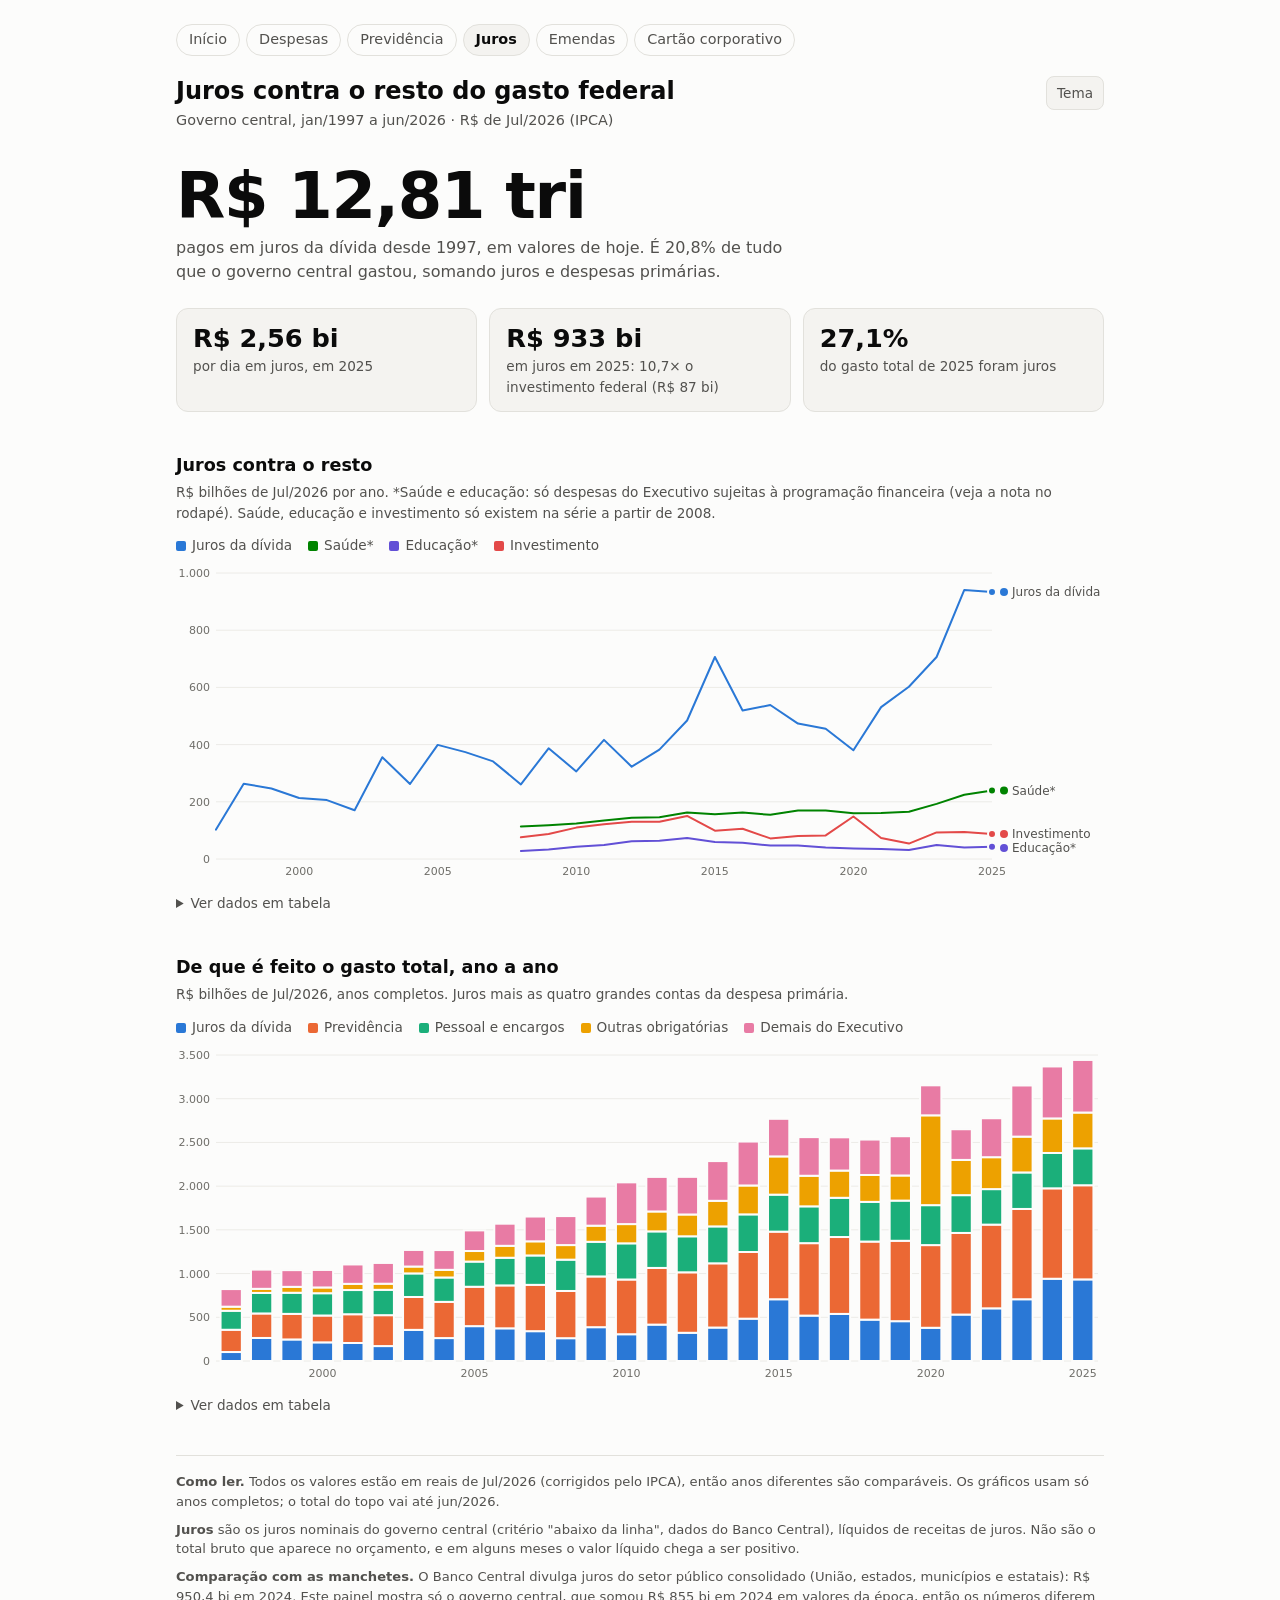
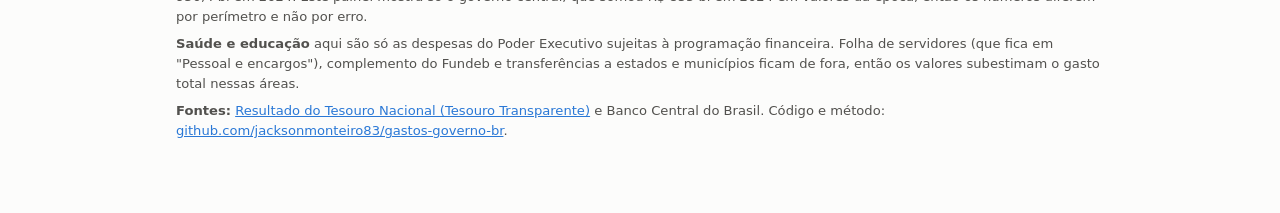
<file: docs/juros.html>
<!DOCTYPE html>
<html lang="pt-BR">
<head>
<meta charset="utf-8">
<meta name="viewport" content="width=device-width, initial-scale=1">
<title>Juros da dívida federal desde 1997</title>
<meta name="description" content="Juros, previdência, pessoal, saúde, educação e investimento do governo central desde 1997, em valores corrigidos pelo IPCA.">
<link rel="canonical" href="https://jacksonmonteiro83.github.io/gastos-governo-br/juros.html">
<meta property="og:type" content="website">
<meta property="og:locale" content="pt_BR">
<meta property="og:title" content="Juros da dívida federal desde 1997">
<meta property="og:description" content="Juros, previdência, pessoal, saúde, educação e investimento do governo central desde 1997, em valores corrigidos pelo IPCA.">
<meta property="og:url" content="https://jacksonmonteiro83.github.io/gastos-governo-br/juros.html">
<meta property="og:image" content="https://jacksonmonteiro83.github.io/gastos-governo-br/img/og.png">
<meta property="og:image:width" content="1200">
<meta property="og:image:height" content="630">
<meta name="twitter:card" content="summary_large_image">
<link rel="stylesheet" href="estilo.css">
</head>
<body>
<main>
  <nav class="menu" aria-label="Seções">
    <a href="index.html">Início</a>
    <a href="despesas.html">Despesas</a>
    <a href="previdencia.html">Previdência</a>
    <a href="juros.html" aria-current="page">Juros</a>
    <a href="emendas.html">Emendas</a>
    <a href="cartao.html">Cartão corporativo</a>
  </nav>
  <header>
    <div>
      <h1>Juros contra o resto do gasto federal</h1>
      <p class="sub" id="sub"></p>
    </div>
    <button class="tema" id="tema" type="button" aria-label="Alternar tema claro e escuro">Tema</button>
  </header>

  <div class="hero">
    <div class="num" id="hero-num"></div>
    <p class="leg" id="hero-leg"></p>
  </div>
  <div class="kpis" id="kpis"></div>

  <section class="card">
    <h2>Juros contra o resto</h2>
    <p class="nota" id="nota1"></p>
    <ul class="legenda" id="leg1"></ul>
    <div class="chart" id="c1"></div>
    <details><summary>Ver dados em tabela</summary><div class="tabela" id="t1"></div></details>
  </section>

  <section class="card">
    <h2>De que é feito o gasto total, ano a ano</h2>
    <p class="nota">R$ bilhões de <span class="ref"></span>, anos completos. Juros mais as quatro grandes contas da despesa primária.</p>
    <ul class="legenda" id="leg2"></ul>
    <div class="chart" id="c2"></div>
    <details><summary>Ver dados em tabela</summary><div class="tabela" id="t2"></div></details>
  </section>

  <footer>
    <p><b>Como ler.</b> Todos os valores estão em reais de <span class="ref"></span> (corrigidos pelo IPCA), então anos diferentes são comparáveis. Os gráficos usam só anos completos; o total do topo vai até <span id="ate"></span>.</p>
    <p><b>Juros</b> são os juros nominais do governo central (critério "abaixo da linha", dados do Banco Central), líquidos de receitas de juros. Não são o total bruto que aparece no orçamento, e em alguns meses o valor líquido chega a ser positivo.</p>
    <p><b>Comparação com as manchetes.</b> O Banco Central divulga juros do setor público consolidado (União, estados, municípios e estatais): R$ 950,4 bi em 2024. Este painel mostra só o governo central, que somou R$ 855 bi em 2024 em valores da época, então os números diferem por perímetro e não por erro.</p>
    <p><b>Saúde e educação</b> aqui são só as despesas do Poder Executivo sujeitas à programação financeira. Folha de servidores (que fica em "Pessoal e encargos"), complemento do Fundeb e transferências a estados e municípios ficam de fora, então os valores subestimam o gasto total nessas áreas.</p>
    <p><b>Fontes:</b> <a href="https://www.tesourotransparente.gov.br/ckan/dataset/resultado-do-tesouro-nacional">Resultado do Tesouro Nacional (Tesouro Transparente)</a> e Banco Central do Brasil. Código e método: <a href="https://github.com/jacksonmonteiro83/gastos-governo-br">github.com/jacksonmonteiro83/gastos-governo-br</a>.</p>
  </footer>
</main>
<div class="tip" id="tip"></div>

<script src="data.js"></script>
<script>
(function () {
  const D = window.DADOS;
  const fmt0 = new Intl.NumberFormat("pt-BR", { maximumFractionDigits: 0 });
  const fmt1 = new Intl.NumberFormat("pt-BR", { minimumFractionDigits: 1, maximumFractionDigits: 1 });
  const fmt2 = new Intl.NumberFormat("pt-BR", { minimumFractionDigits: 2, maximumFractionDigits: 2 });
  const num = (v) => (v == null ? "—" : fmt0.format(v));
  const MESES = ["jan","fev","mar","abr","mai","jun","jul","ago","set","out","nov","dez"];
  const mesAno = (s) => { const [a, m] = s.split("-"); return MESES[+m - 1] + "/" + a; };

  // anos completos
  const idx = D.anos.map((_, i) => i).filter(i => D.meses[i] === 12);
  const anos = idx.map(i => D.anos[i]);
  const val = (k) => idx.map(i => D.series[k].valores[i]);
  const prim = idx.map(i => D.despesa_primaria[i]);

  // cor por entidade (fixa em todo o painel)
  const COR = { juros: "--s1", previdencia: "--s2", pessoal: "--s3", outras_obrigatorias: "--s4",
                executivo: "--s5", saude: "--s6", educacao: "--s7", investimento: "--s8" };
  const ROT = { juros: "Juros da dívida", previdencia: "Previdência", pessoal: "Pessoal e encargos",
                outras_obrigatorias: "Outras obrigatórias", executivo: "Demais do Executivo",
                saude: "Saúde*", educacao: "Educação*", investimento: "Investimento" };
  const NS = "http://www.w3.org/2000/svg";
  const css = (v) => "var(" + v + ")";

  // ---------- topo ----------
  document.querySelectorAll(".ref").forEach(e => e.textContent = D.referencia);
  document.getElementById("ate").textContent = mesAno(D.ultimo_mes);
  document.getElementById("sub").textContent =
    "Governo central, jan/1997 a " + mesAno(D.ultimo_mes) + " · R$ de " + D.referencia + " (IPCA)";
  const H = D.destaques, ref = H.ano_referencia, ri = D.anos.indexOf(ref);
  document.getElementById("hero-num").textContent = "R$ " + fmt2.format(H.juros_total_tri) + " tri";
  document.getElementById("hero-leg").textContent =
    "pagos em juros da dívida desde 1997, em valores de hoje. É " + fmt1.format(H.juros_pct_gasto_total) +
    "% de tudo que o governo central gastou, somando juros e despesas primárias.";
  const juros = D.series.juros.valores[ri], inv = D.series.investimento.valores[ri];
  const share = 100 * juros / (juros + D.despesa_primaria[ri]);
  document.getElementById("kpis").innerHTML = [
    ["R$ " + fmt2.format(H.juros_por_dia_bi) + " bi", "por dia em juros, em " + ref],
    ["R$ " + fmt0.format(juros) + " bi", "em juros em " + ref + ": " + fmt1.format(juros / inv) + "× o investimento federal (R$ " + fmt0.format(inv) + " bi)"],
    [fmt1.format(share) + "%", "do gasto total de " + ref + " foram juros"],
  ].map(([v, l]) => '<div class="kpi"><div class="v">' + v + '</div><div class="l">' + l + '</div></div>').join("");
  document.getElementById("nota1").textContent =
    "R$ bilhões de " + D.referencia + " por ano. *Saúde e educação: só despesas do Executivo sujeitas à programação financeira (veja a nota no rodapé). Saúde, educação e investimento só existem na série a partir de 2008.";

  // ---------- helpers ----------
  const el = (n, a, p) => { const e = document.createElementNS(NS, n); for (const k in a) e.setAttribute(k, a[k]); if (p) p.appendChild(e); return e; };
  const niceMax = (m, step) => Math.ceil(m / step) * step;
  const tip = document.getElementById("tip");
  function showTip(host, html, x, y) {
    tip.innerHTML = html; tip.style.display = "block";
    const r = host.getBoundingClientRect(), t = tip.getBoundingClientRect();
    let left = x + r.left + window.scrollX + 14, top = y + r.top + window.scrollY - t.height / 2;
    if (left + t.width > window.scrollX + document.documentElement.clientWidth - 8) left = x + r.left + window.scrollX - t.width - 14;
    tip.style.left = Math.max(8, left) + "px"; tip.style.top = Math.max(8, top) + "px";
  }
  const hideTip = () => { tip.style.display = "none"; };
  const legenda = (id, keys) => {
    document.getElementById(id).innerHTML = keys.map(k =>
      '<li><i style="background:' + css(COR[k]) + '"></i>' + ROT[k] + '</li>').join("");
  };
  function tabela(id, keys, extra) {
    const head = "<tr><th>Ano</th>" + keys.map(k => "<th>" + ROT[k] + "</th>").join("") + (extra ? "<th>" + extra.rot + "</th>" : "") + "</tr>";
    const rows = anos.map((a, i) => "<tr><td>" + a + "</td>" + keys.map(k => "<td>" + num(val(k)[i]) + "</td>").join("") +
      (extra ? "<td>" + fmt0.format(extra.v[i]) + "</td>" : "") + "</tr>").join("");
    document.getElementById(id).innerHTML = "<table><thead>" + head + "</thead><tbody>" + rows + "</tbody></table>";
  }
  function eixoX(svg, x, top, bottom) {
    const g = el("g", { class: "eixo" }, svg);
    anos.forEach((a, i) => { if (a % 5 === 0) el("text", { x: x(i), y: bottom + 16, "text-anchor": "middle" }, g).textContent = a; });
  }
  function eixoY(svg, y, max, step, left, right) {
    const g = el("g", { class: "eixo" }, svg);
    for (let v = 0; v <= max; v += step) {
      el("line", { x1: left, x2: right, y1: y(v), y2: y(v), stroke: css("--grid"), "stroke-width": 1 }, svg);
      el("text", { x: left - 6, y: y(v) + 4, "text-anchor": "end" }, g).textContent = fmt0.format(v);
    }
  }

  // ---------- gráfico 1: linhas ----------
  const K1 = ["juros", "saude", "educacao", "investimento"];
  function linhas() {
    const host = document.getElementById("c1"); host.querySelectorAll("svg").forEach(s => s.remove());
    const W = Math.max(300, host.clientWidth), Ht = W < 520 ? 260 : 320;
    const m = { l: 40, r: W < 520 ? 84 : 112, t: 10, b: 24 };
    const svg = el("svg", { viewBox: "0 0 " + W + " " + Ht, role: "img",
      "aria-label": "Linhas: juros, saúde, educação e investimento por ano, em R$ bilhões. Juros em " + ref + ": " + fmt0.format(juros) + " bilhões." });
    host.insertBefore(svg, host.firstChild);
    const max = niceMax(Math.max(...val("juros")), 200), step = 200;
    const x = (i) => m.l + (W - m.l - m.r) * i / (anos.length - 1);
    const y = (v) => Ht - m.b - (Ht - m.t - m.b) * v / max;
    eixoY(svg, y, max, step, m.l, W - m.r); eixoX(svg, x, m.t, Ht - m.b);
    const fim = [];
    K1.forEach(k => {
      const v = val(k);
      let d = "", iniciou = false;
      v.forEach((n, i) => { if (n == null) return; d += (iniciou ? "L" : "M") + x(i).toFixed(1) + "," + y(n).toFixed(1); iniciou = true; });
      el("path", { d, fill: "none", stroke: css(COR[k]), "stroke-width": 2, "stroke-linejoin": "round", "stroke-linecap": "round" }, svg);
      el("circle", { cx: x(v.length - 1), cy: y(v[v.length - 1]), r: 4, fill: css(COR[k]), stroke: css("--surface"), "stroke-width": 2 }, svg);
      fim.push({ k, y: y(v[v.length - 1]) });
    });
    // rótulos diretos, sem sobreposição
    fim.sort((a, b) => a.y - b.y);
    for (let i = 1; i < fim.length; i++) if (fim[i].y - fim[i - 1].y < 14) fim[i].y = fim[i - 1].y + 14;
    const g = el("g", { class: "rot" }, svg);
    fim.forEach(f => {
      el("circle", { cx: W - m.r + 12, cy: f.y, r: 4, fill: css(COR[f.k]) }, g);
      el("text", { x: W - m.r + 20, y: f.y + 4 }, g).textContent = (W < 520 && f.k === "juros") ? "Juros" : ROT[f.k];
    });
    // hover
    const guia = el("line", { y1: m.t, y2: Ht - m.b, stroke: css("--text-3"), "stroke-width": 1, "stroke-dasharray": "3 3", visibility: "hidden" }, svg);
    const pts = K1.map(k => el("circle", { r: 4, fill: css(COR[k]), stroke: css("--surface"), "stroke-width": 2, visibility: "hidden" }, svg));
    const alvo = el("rect", { x: m.l, y: m.t, width: W - m.l - m.r, height: Ht - m.t - m.b, fill: "transparent" }, svg);
    const mover = (ev) => {
      const r = svg.getBoundingClientRect(), px = (ev.clientX - r.left) * W / r.width;
      let i = Math.round((px - m.l) / (W - m.l - m.r) * (anos.length - 1));
      i = Math.max(0, Math.min(anos.length - 1, i));
      guia.setAttribute("x1", x(i)); guia.setAttribute("x2", x(i)); guia.setAttribute("visibility", "visible");
      K1.forEach((k, j) => {
        const n = val(k)[i];
        if (n == null) { pts[j].setAttribute("visibility", "hidden"); return; }
        pts[j].setAttribute("cx", x(i)); pts[j].setAttribute("cy", y(n)); pts[j].setAttribute("visibility", "visible");
      });
      const html = "<b>" + anos[i] + "</b>" + K1.map(k => '<div><span><i style="background:' + css(COR[k]) + '"></i>' + ROT[k] +
        '</span><span class="v">' + (val(k)[i] == null ? "sem dado" : "R$ " + fmt0.format(val(k)[i]) + " bi") + '</span></div>').join("");
      showTip(host, html, x(i) * r.width / W, ev.clientY - r.top);
    };
    const sair = () => { guia.setAttribute("visibility", "hidden"); pts.forEach(p => p.setAttribute("visibility", "hidden")); hideTip(); };
    alvo.addEventListener("pointermove", mover); alvo.addEventListener("pointerleave", sair);
  }

  // ---------- gráfico 2: colunas empilhadas ----------
  const K2 = ["juros", "previdencia", "pessoal", "outras_obrigatorias", "executivo"];
  function colunas() {
    const host = document.getElementById("c2"); host.querySelectorAll("svg").forEach(s => s.remove());
    const W = Math.max(300, host.clientWidth), Ht = W < 520 ? 260 : 340;
    const m = { l: 40, r: 6, t: 10, b: 24 };
    const svg = el("svg", { viewBox: "0 0 " + W + " " + Ht, role: "img",
      "aria-label": "Colunas empilhadas do gasto total por ano: juros, previdência, pessoal, outras obrigatórias e demais despesas do Executivo." });
    host.insertBefore(svg, host.firstChild);
    const tot = anos.map((_, i) => K2.reduce((s, k) => s + val(k)[i], 0));
    const max = niceMax(Math.max(...tot), 500), step = 500;
    const slot = (W - m.l - m.r) / anos.length, bw = Math.max(4, slot * 0.7);
    const xc = (i) => m.l + slot * i + slot / 2;
    const y = (v) => Ht - m.b - (Ht - m.t - m.b) * v / max;
    eixoY(svg, y, max, step, m.l, W - m.r); eixoX(svg, xc, m.t, Ht - m.b);
    const barras = anos.map((_, i) => {
      let acc = 0; const g = el("g", {}, svg);
      K2.forEach(k => {
        const v = val(k)[i], y0 = y(acc), y1 = y(acc + v); acc += v;
        el("rect", { x: xc(i) - bw / 2, y: y1, width: bw, height: Math.max(0, y0 - y1), fill: css(COR[k]),
          stroke: css("--surface"), "stroke-width": 2 }, g);
      });
      return g;
    });
    const guia = el("rect", { y: m.t, height: Ht - m.t - m.b, width: slot, fill: css("--text"), opacity: 0.06, visibility: "hidden" }, svg);
    const alvo = el("rect", { x: m.l, y: m.t, width: W - m.l - m.r, height: Ht - m.t - m.b, fill: "transparent" }, svg);
    alvo.addEventListener("pointermove", (ev) => {
      const r = svg.getBoundingClientRect(), px = (ev.clientX - r.left) * W / r.width;
      const i = Math.max(0, Math.min(anos.length - 1, Math.floor((px - m.l) / slot)));
      guia.setAttribute("x", xc(i) - slot / 2); guia.setAttribute("visibility", "visible");
      const html = "<b>" + anos[i] + " · R$ " + fmt0.format(tot[i]) + " bi</b>" + K2.map(k =>
        '<div><span><i style="background:' + css(COR[k]) + '"></i>' + ROT[k] + '</span><span class="v">' +
        fmt0.format(val(k)[i]) + ' (' + fmt0.format(100 * val(k)[i] / tot[i]) + '%)</span></div>').join("");
      showTip(host, html, xc(i) * r.width / W, ev.clientY - r.top);
    });
    alvo.addEventListener("pointerleave", () => { guia.setAttribute("visibility", "hidden"); hideTip(); });
  }

  legenda("leg1", K1); legenda("leg2", K2);
  tabela("t1", K1); tabela("t2", K2, { rot: "Total", v: anos.map((_, i) => K2.reduce((s, k) => s + val(k)[i], 0)) });
  const desenhar = () => { linhas(); colunas(); };
  desenhar();
  let t; window.addEventListener("resize", () => { clearTimeout(t); t = setTimeout(desenhar, 120); });

  // tema
  const raiz = document.documentElement;
  document.getElementById("tema").addEventListener("click", () => {
    const escuro = raiz.dataset.theme ? raiz.dataset.theme === "dark" : matchMedia("(prefers-color-scheme: dark)").matches;
    raiz.dataset.theme = escuro ? "light" : "dark";
  });
})();
</script>
</body>
</html>
</file>
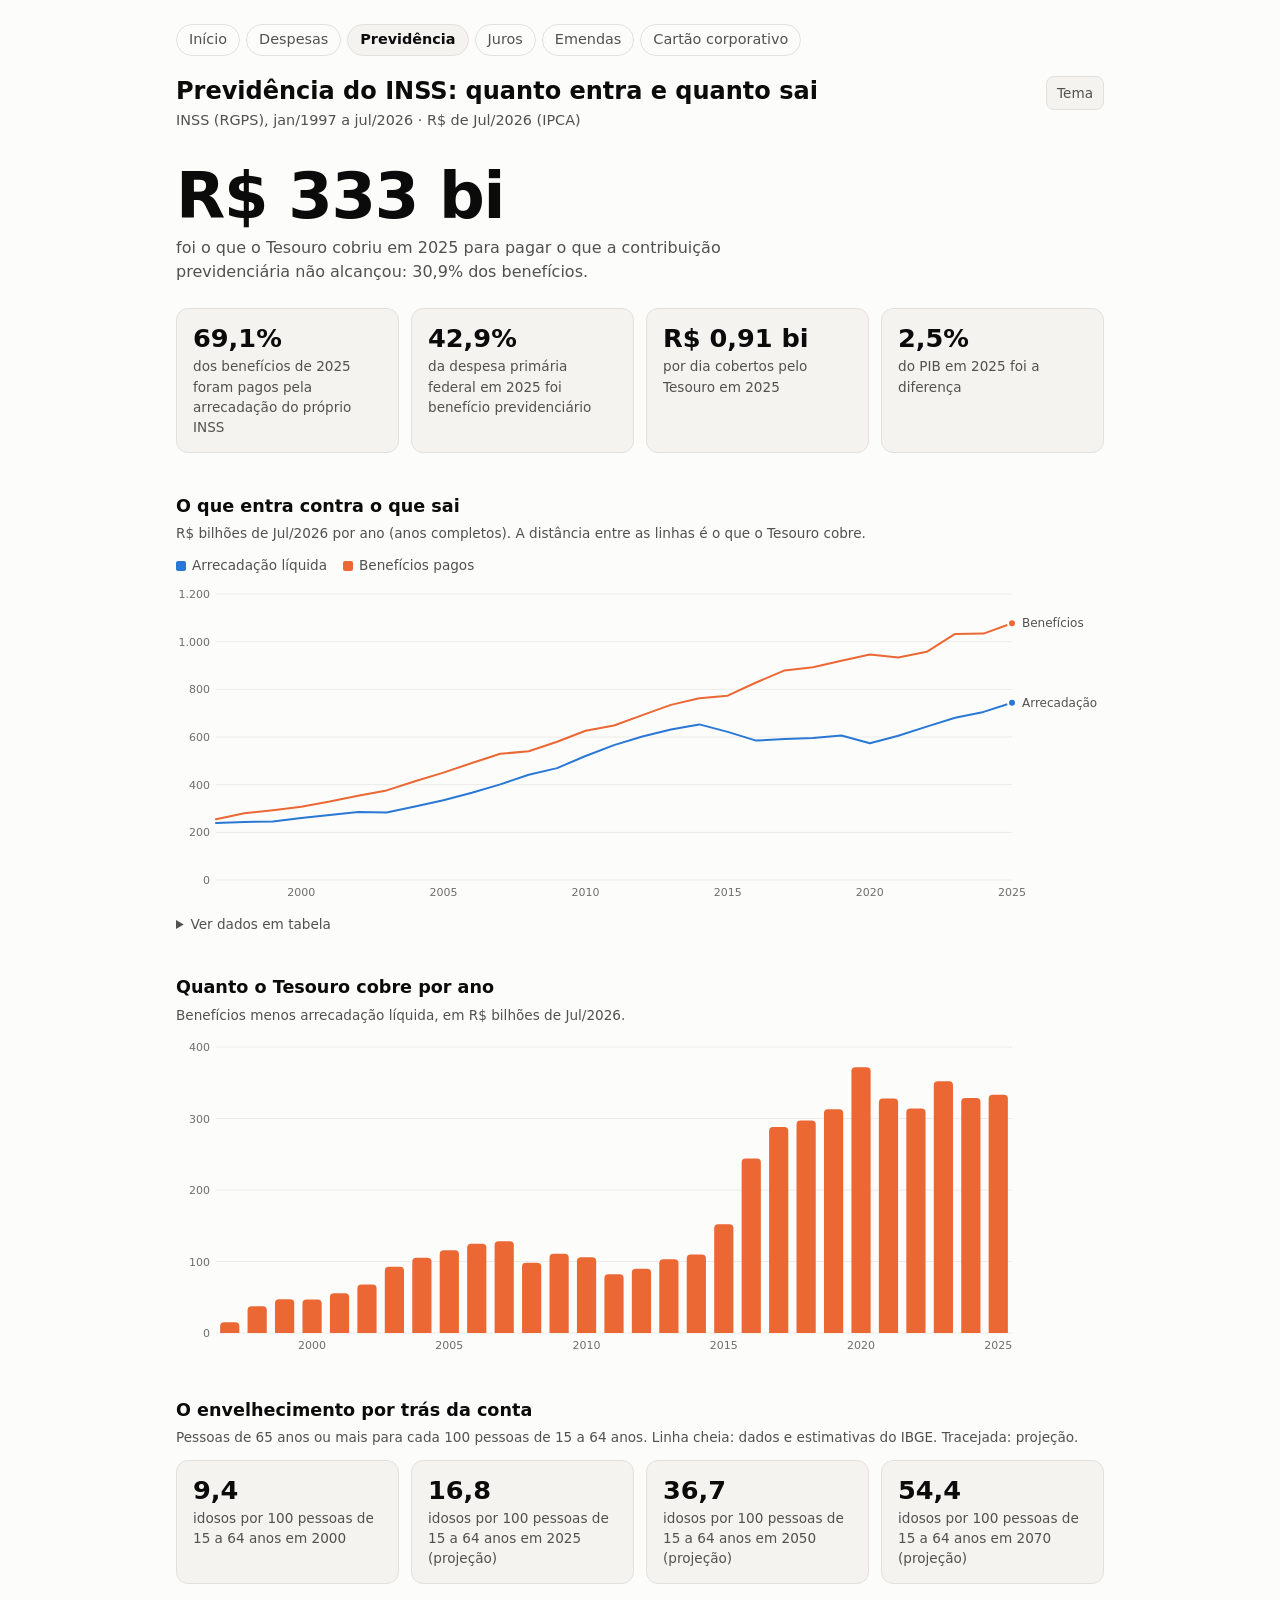
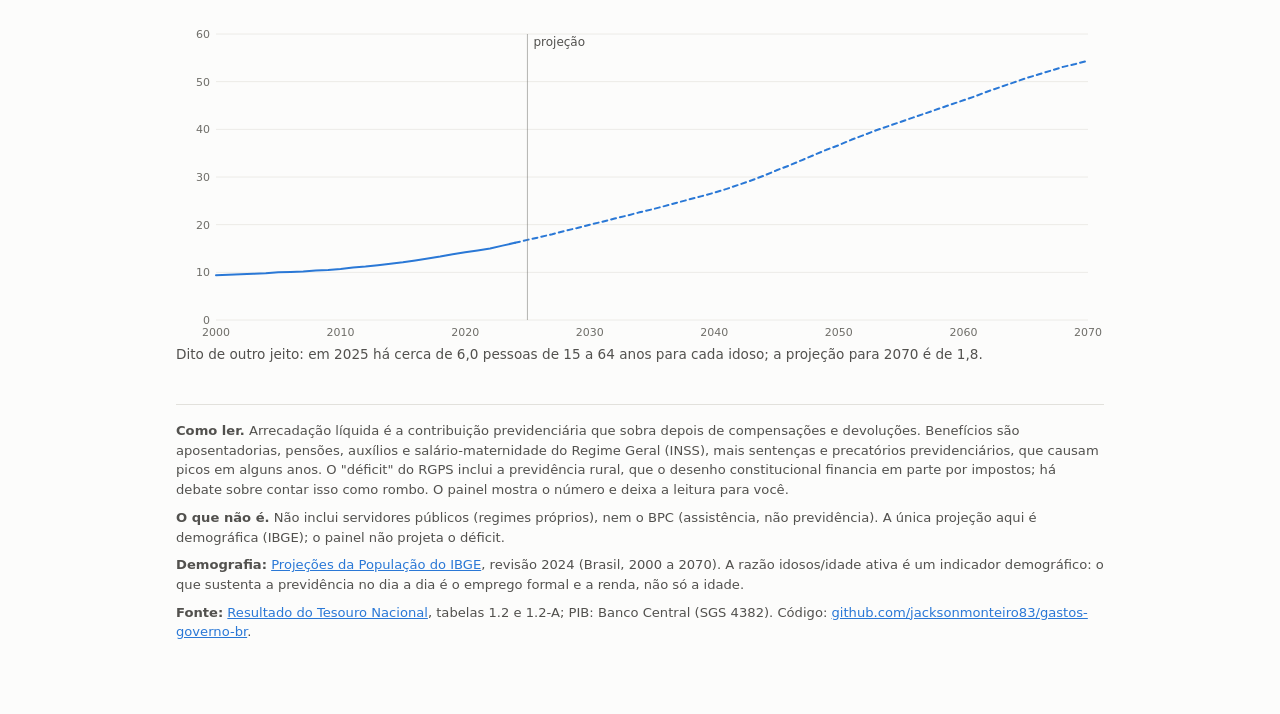
<file: docs/previdencia.html>
<!DOCTYPE html>
<html lang="pt-BR">
<head>
<meta charset="utf-8">
<meta name="viewport" content="width=device-width, initial-scale=1">
<title>Previdência do INSS: quanto entra e quanto sai</title>
<meta name="description" content="Arrecadação líquida e benefícios do INSS (RGPS) desde 1997, corrigidos pelo IPCA, e quanto o Tesouro cobre a cada ano.">
<link rel="canonical" href="https://jacksonmonteiro83.github.io/gastos-governo-br/previdencia.html">
<meta property="og:type" content="website">
<meta property="og:locale" content="pt_BR">
<meta property="og:title" content="Previdência do INSS: quanto entra e quanto sai">
<meta property="og:description" content="Arrecadação líquida e benefícios do INSS (RGPS) desde 1997, corrigidos pelo IPCA, e quanto o Tesouro cobre a cada ano.">
<meta property="og:url" content="https://jacksonmonteiro83.github.io/gastos-governo-br/previdencia.html">
<meta property="og:image" content="https://jacksonmonteiro83.github.io/gastos-governo-br/img/og.png">
<meta property="og:image:width" content="1200">
<meta property="og:image:height" content="630">
<meta name="twitter:card" content="summary_large_image">
<link rel="stylesheet" href="estilo.css">
</head>
<body>
<main>
  <nav class="menu" aria-label="Seções">
    <a href="index.html">Início</a>
    <a href="despesas.html">Despesas</a>
    <a href="previdencia.html" aria-current="page">Previdência</a>
    <a href="juros.html">Juros</a>
    <a href="emendas.html">Emendas</a>
    <a href="cartao.html">Cartão corporativo</a>
  </nav>
  <header>
    <div>
      <h1>Previdência do INSS: quanto entra e quanto sai</h1>
      <p class="sub" id="sub"></p>
    </div>
    <button class="tema" id="tema" type="button" aria-label="Alternar tema claro e escuro">Tema</button>
  </header>

  <div id="vazio" class="aviso" hidden>
    Os dados deste painel ainda não foram gerados. No GitHub, rode o workflow <b>Atualizar dados</b> (aba Actions) e recarregue a página.
  </div>

  <div id="conteudo" hidden>
    <div class="hero">
      <div class="num" id="hero-num"></div>
      <p class="leg" id="hero-leg"></p>
    </div>
    <div class="kpis" id="kpis"></div>

    <section class="card">
      <h2>O que entra contra o que sai</h2>
      <p class="nota">R$ bilhões de <span class="ref"></span> por ano (anos completos). A distância entre as linhas é o que o Tesouro cobre.</p>
      <ul class="legenda" id="leg1"></ul>
      <div class="chart" id="c1"></div>
      <details><summary>Ver dados em tabela</summary><div class="tabela" id="t1"></div></details>
    </section>

    <section class="card">
      <h2>Quanto o Tesouro cobre por ano</h2>
      <p class="nota">Benefícios menos arrecadação líquida, em R$ bilhões de <span class="ref"></span>.</p>
      <div class="chart" id="c2"></div>
    </section>

    <section class="card" id="demo" hidden>
      <h2>O envelhecimento por trás da conta</h2>
      <p class="nota">Pessoas de 65 anos ou mais para cada 100 pessoas de 15 a 64 anos. Linha cheia: dados e estimativas do IBGE. Tracejada: projeção.</p>
      <div class="kpis" id="kpis-demo"></div>
      <div class="chart" id="c3"></div>
      <p class="nota" id="nota-demo"></p>
    </section>

    <footer>
      <p><b>Como ler.</b> Arrecadação líquida é a contribuição previdenciária que sobra depois de compensações e devoluções. Benefícios são aposentadorias, pensões, auxílios e salário-maternidade do Regime Geral (INSS), mais sentenças e precatórios previdenciários, que causam picos em alguns anos. O "déficit" do RGPS inclui a previdência rural, que o desenho constitucional financia em parte por impostos; há debate sobre contar isso como rombo. O painel mostra o número e deixa a leitura para você.</p>
      <p><b>O que não é.</b> Não inclui servidores públicos (regimes próprios), nem o BPC (assistência, não previdência). A única projeção aqui é demográfica (IBGE); o painel não projeta o déficit.</p>
      <p><b>Demografia:</b> <a href="https://www.ibge.gov.br/estatisticas/sociais/populacao/9109-projecao-da-populacao.html">Projeções da População do IBGE</a>, revisão 2024 (Brasil, 2000 a 2070). A razão idosos/idade ativa é um indicador demográfico: o que sustenta a previdência no dia a dia é o emprego formal e a renda, não só a idade.</p>
      <p><b>Fonte:</b> <a href="https://www.tesourotransparente.gov.br/publicacoes/resultado-do-tesouro-nacional-rtn/">Resultado do Tesouro Nacional</a>, tabelas 1.2 e 1.2-A; PIB: Banco Central (SGS 4382). Código: <a href="https://github.com/jacksonmonteiro83/gastos-governo-br">github.com/jacksonmonteiro83/gastos-governo-br</a>.</p>
    </footer>
  </div>
</main>
<div class="tip" id="tip"></div>

<script src="previdencia_data.js" onerror="void 0"></script>
<script>
(function () {
  const D = window.PREV;
  const raiz = document.documentElement;
  document.getElementById("tema").addEventListener("click", () => {
    const escuro = raiz.dataset.theme ? raiz.dataset.theme === "dark" : matchMedia("(prefers-color-scheme: dark)").matches;
    raiz.dataset.theme = escuro ? "light" : "dark";
  });
  if (!D) { document.getElementById("vazio").hidden = false; return; }
  document.getElementById("conteudo").hidden = false;

  const fmt0 = new Intl.NumberFormat("pt-BR", { maximumFractionDigits: 0 });
  const fmt1 = new Intl.NumberFormat("pt-BR", { minimumFractionDigits: 1, maximumFractionDigits: 1 });
  const fmt2 = new Intl.NumberFormat("pt-BR", { minimumFractionDigits: 2, maximumFractionDigits: 2 });
  const MESES = ["jan","fev","mar","abr","mai","jun","jul","ago","set","out","nov","dez"];
  const mesAno = (s) => { const [a, m] = s.split("-"); return MESES[+m - 1] + "/" + a; };
  const NS = "http://www.w3.org/2000/svg";
  const el = (n, a, p) => { const e = document.createElementNS(NS, n); for (const k in a) e.setAttribute(k, a[k]); if (p) p.appendChild(e); return e; };

  const H = D.destaques, ref = H.ano_referencia;
  document.querySelectorAll(".ref").forEach(e => e.textContent = D.referencia);
  document.getElementById("sub").textContent = "INSS (RGPS), jan/1997 a " + mesAno(D.ultimo_mes) + " · R$ de " + D.referencia + " (IPCA)";
  document.getElementById("hero-num").textContent = "R$ " + fmt0.format(H.necessidade_bi) + " bi";
  document.getElementById("hero-leg").textContent =
    "foi o que o Tesouro cobriu em " + ref + " para pagar o que a contribuição previdenciária não alcançou: " +
    fmt1.format(100 - H.cobertura_pct) + "% dos benefícios.";
  const kpis = [
    [fmt1.format(H.cobertura_pct) + "%", "dos benefícios de " + ref + " foram pagos pela arrecadação do próprio INSS"],
    [fmt1.format(H.beneficios_pct_despesa_primaria) + "%", "da despesa primária federal em " + ref + " foi benefício previdenciário"],
    ["R$ " + fmt2.format(H.necessidade_por_dia_bi) + " bi", "por dia cobertos pelo Tesouro em " + ref],
  ];
  if (H.pct_pib_necessidade != null) kpis.push([fmt1.format(H.pct_pib_necessidade) + "%", "do PIB em " + ref + " foi a diferença"]);
  document.getElementById("kpis").innerHTML = kpis.map(([v, l]) => '<div class="kpi"><div class="v">' + v + '</div><div class="l">' + l + '</div></div>').join("");

  const idx = D.anos.map((_, i) => i).filter(i => D.meses[i] === 12);
  const anos = idx.map(i => D.anos[i]);
  const col = (k) => idx.map(i => D[k][i]);
  const S = [["arrecadacao", "Arrecadação líquida", "--s1"], ["beneficios", "Benefícios pagos", "--s2"]];
  document.getElementById("leg1").innerHTML = S.map(([k, r, c]) => '<li><i style="background:var(' + c + ')"></i>' + r + '</li>').join("");
  document.getElementById("t1").innerHTML = "<table><thead><tr><th>Ano</th><th>Arrecadação</th><th>Benefícios</th><th>Diferença</th><th>Cobertura %</th><th>% do PIB (dif.)</th></tr></thead><tbody>" +
    anos.map((a, i) => "<tr><td>" + a + "</td><td>" + fmt1.format(col("arrecadacao")[i]) + "</td><td>" + fmt1.format(col("beneficios")[i]) +
      "</td><td>" + fmt1.format(col("necessidade")[i]) + "</td><td>" + fmt1.format(col("cobertura_pct")[i]) +
      "</td><td>" + (col("pct_pib_necessidade")[i] == null ? "–" : fmt2.format(col("pct_pib_necessidade")[i])) + "</td></tr>").join("") + "</tbody></table>";

  const tip = document.getElementById("tip");
  const hideTip = () => { tip.style.display = "none"; };
  function posTip(host, svg, W, xPx, ev) {
    const r = svg.getBoundingClientRect(), hr = host.getBoundingClientRect(), t = tip.getBoundingClientRect();
    let left = xPx * r.width / W + hr.left + window.scrollX + 14;
    if (left + t.width > window.scrollX + document.documentElement.clientWidth - 8) left -= t.width + 28;
    tip.style.left = Math.max(8, left) + "px"; tip.style.top = Math.max(8, ev.clientY + window.scrollY - t.height / 2) + "px";
  }
  function escala(vals) {
    const mx = Math.max(...vals), exp = Math.pow(10, Math.floor(Math.log10(mx))), f = mx / exp;
    const passo = exp * (f > 6 ? 2 : f > 3 ? 1 : f > 1.5 ? 0.5 : 0.2);
    return { passo, max: Math.ceil(mx / passo) * passo };
  }
  function eixos(svg, W, Ht, m, y, max, passo, xs) {
    const g = el("g", { class: "eixo" }, svg);
    for (let v = 0; v <= max + 1e-9; v += passo) {
      el("line", { x1: m.l, x2: W - m.r, y1: y(v), y2: y(v), stroke: "var(--grid)", "stroke-width": 1 }, svg);
      el("text", { x: m.l - 6, y: y(v) + 4, "text-anchor": "end" }, g).textContent = fmt0.format(v);
    }
    anos.forEach((a, i) => { if (a % 5 === 0 || i === anos.length - 1) el("text", { x: xs(i), y: Ht - m.b + 16, "text-anchor": "middle" }, g).textContent = a; });
  }
  function base(id, rotulo) {
    const host = document.getElementById(id); host.querySelectorAll("svg").forEach(s => s.remove());
    const W = Math.max(300, host.clientWidth), Ht = W < 520 ? 260 : 320, m = { l: 40, r: 92, t: 10, b: 24 };
    const svg = el("svg", { viewBox: "0 0 " + W + " " + Ht, role: "img", "aria-label": rotulo });
    host.insertBefore(svg, host.firstChild);
    return { host, svg, W, Ht, m };
  }

  function linhas() {
    const { host, svg, W, Ht, m } = base("c1", "Linhas por ano: arrecadação líquida do INSS e benefícios pagos, em R$ bilhões.");
    const { passo, max } = escala([...col("arrecadacao"), ...col("beneficios")]);
    const n = anos.length, xs = (i) => m.l + (W - m.l - m.r) * i / Math.max(1, n - 1), y = (v) => Ht - m.b - (Ht - m.t - m.b) * v / max;
    eixos(svg, W, Ht, m, y, max, passo, xs);
    S.forEach(([k, r, c]) => {
      const v = col(k);
      el("path", { d: v.map((a, i) => (i ? "L" : "M") + xs(i).toFixed(1) + " " + y(a).toFixed(1)).join(" "), fill: "none", stroke: "var(" + c + ")", "stroke-width": 2, "stroke-linejoin": "round", "stroke-linecap": "round" }, svg);
      el("circle", { cx: xs(n - 1), cy: y(v[n - 1]), r: 4, fill: "var(" + c + ")", stroke: "var(--surface)", "stroke-width": 2 }, svg);
      const g = el("g", { class: "rot" }, svg);
      el("text", { x: xs(n - 1) + 10, y: y(v[n - 1]) + 4 }, g).textContent = r.split(" ")[0];
    });
    const guia = el("line", { y1: m.t, y2: Ht - m.b, stroke: "var(--text-3)", "stroke-width": 1, "stroke-dasharray": "3 3", visibility: "hidden" }, svg);
    const alvo = el("rect", { x: m.l, y: m.t, width: W - m.l - m.r, height: Ht - m.t - m.b, fill: "transparent" }, svg);
    alvo.addEventListener("pointermove", (ev) => {
      const r = svg.getBoundingClientRect(), px = (ev.clientX - r.left) * W / r.width;
      const i = Math.max(0, Math.min(n - 1, Math.round((px - m.l) / ((W - m.l - m.r) / Math.max(1, n - 1)))));
      guia.setAttribute("x1", xs(i)); guia.setAttribute("x2", xs(i)); guia.setAttribute("visibility", "visible");
      tip.innerHTML = "<b>" + anos[i] + "</b>" + S.map(([k, r2, c]) => '<div><span><i style="background:var(' + c + ')"></i>' + r2 + '</span><span class="v">' + fmt1.format(col(k)[i]) + "</span></div>").join("") +
        '<div><span>Diferença</span><span class="v">' + fmt1.format(col("necessidade")[i]) + "</span></div>";
      tip.style.display = "block"; posTip(host, svg, W, xs(i), ev);
    });
    alvo.addEventListener("pointerleave", () => { guia.setAttribute("visibility", "hidden"); hideTip(); });
  }

  function colunas() {
    const { host, svg, W, Ht, m } = base("c2", "Colunas por ano com a diferença entre benefícios e arrecadação do INSS, em R$ bilhões.");
    const v = col("necessidade"), n = anos.length;
    const { passo, max } = escala(v);
    const slot = (W - m.l - m.r) / n, bw = Math.max(4, slot * 0.7), xc = (i) => m.l + slot * i + slot / 2, y = (a) => Ht - m.b - (Ht - m.t - m.b) * a / max;
    eixos(svg, W, Ht, m, y, max, passo, xc);
    v.forEach((a, i) => {
      const h = Math.max(0, y(0) - y(a)), r = Math.min(4, bw / 2, h);
      el("path", { d: "M" + (xc(i) - bw / 2) + " " + y(0) + "V" + (y(a) + r) + "Q" + (xc(i) - bw / 2) + " " + y(a) + " " + (xc(i) - bw / 2 + r) + " " + y(a) + "H" + (xc(i) + bw / 2 - r) + "Q" + (xc(i) + bw / 2) + " " + y(a) + " " + (xc(i) + bw / 2) + " " + (y(a) + r) + "V" + y(0) + "Z", fill: "var(--s2)" }, svg);
    });
    const guia = el("rect", { y: m.t, height: Ht - m.t - m.b, width: slot, fill: "var(--text)", opacity: 0.06, visibility: "hidden" }, svg);
    const alvo = el("rect", { x: m.l, y: m.t, width: W - m.l - m.r, height: Ht - m.t - m.b, fill: "transparent" }, svg);
    alvo.addEventListener("pointermove", (ev) => {
      const r = svg.getBoundingClientRect(), px = (ev.clientX - r.left) * W / r.width;
      const i = Math.max(0, Math.min(n - 1, Math.floor((px - m.l) / slot)));
      guia.setAttribute("x", xc(i) - slot / 2); guia.setAttribute("visibility", "visible");
      const p = col("pct_pib_necessidade")[i];
      tip.innerHTML = "<b>" + anos[i] + " · R$ " + fmt1.format(v[i]) + " bi</b>" +
        "<div><span>Cobertura pela arrecadação</span><span class=\"v\">" + fmt1.format(col("cobertura_pct")[i]) + "%</span></div>" +
        (p == null ? "" : "<div><span>% do PIB</span><span class=\"v\">" + fmt2.format(p) + "%</span></div>");
      tip.style.display = "block"; posTip(host, svg, W, xc(i), ev);
    });
    alvo.addEventListener("pointerleave", () => { guia.setAttribute("visibility", "hidden"); hideTip(); });
  }

  function desenhar() { linhas(); colunas(); }
  desenhar();
  let t; window.addEventListener("resize", () => { clearTimeout(t); t = setTimeout(desenhar, 120); });
})();
</script>
<script src="demografia_data.js" onerror="void 0"></script>
<script>
(function () {
  const D = window.DEMO; if (!D) return;
  document.getElementById("demo").hidden = false;
  const fmt0 = new Intl.NumberFormat("pt-BR", { maximumFractionDigits: 0 });
  const fmt1 = new Intl.NumberFormat("pt-BR", { minimumFractionDigits: 1, maximumFractionDigits: 1 });
  const NS = "http://www.w3.org/2000/svg";
  const el = (n, a, p) => { const e = document.createElementNS(NS, n); for (const k in a) e.setAttribute(k, a[k]); if (p) p.appendChild(e); return e; };
  const at = (a) => D.anos.indexOf(a), pj = D.primeiro_ano_projecao;
  const marcos = [2000, 2025, 2050, 2070].filter(a => at(a) >= 0);
  document.getElementById("kpis-demo").innerHTML = marcos.map(a =>
    '<div class="kpi"><div class="v">' + fmt1.format(D.razao_idosos[at(a)]) + '</div><div class="l">idosos por 100 pessoas de 15 a 64 anos em ' + a + (a >= pj ? " (projeção)" : "") + '</div></div>').join("");
  const p25 = D.pessoas_ativas_por_idoso[at(2025)], p70 = D.pessoas_ativas_por_idoso[at(2070)];
  document.getElementById("nota-demo").textContent = (p25 && p70)
    ? "Dito de outro jeito: em 2025 há cerca de " + fmt1.format(p25) + " pessoas de 15 a 64 anos para cada idoso; a projeção para 2070 é de " + fmt1.format(p70) + "."
    : "";
  const tip = document.getElementById("tip");
  function desenhar() {
    const host = document.getElementById("c3"); host.querySelectorAll("svg").forEach(s => s.remove());
    const W = Math.max(300, host.clientWidth), Ht = W < 520 ? 260 : 320, m = { l: 40, r: 16, t: 10, b: 24 };
    const svg = el("svg", { viewBox: "0 0 " + W + " " + Ht, role: "img", "aria-label": "Linha: idosos para cada 100 pessoas de 15 a 64 anos, de 2000 a 2070, com projeção tracejada a partir de " + pj + "." });
    host.insertBefore(svg, host.firstChild);
    const v = D.razao_idosos, n = v.length, mx = Math.max(...v);
    const passo = mx > 50 ? 10 : 5, max = Math.ceil(mx / passo) * passo;
    const x = (i) => m.l + (W - m.l - m.r) * i / (n - 1), y = (a) => Ht - m.b - (Ht - m.t - m.b) * a / max;
    const g = el("g", { class: "eixo" }, svg);
    for (let a = 0; a <= max; a += passo) {
      el("line", { x1: m.l, x2: W - m.r, y1: y(a), y2: y(a), stroke: "var(--grid)", "stroke-width": 1 }, svg);
      el("text", { x: m.l - 6, y: y(a) + 4, "text-anchor": "end" }, g).textContent = fmt0.format(a);
    }
    D.anos.forEach((a, i) => { if (a % 10 === 0) el("text", { x: x(i), y: Ht - m.b + 16, "text-anchor": "middle" }, g).textContent = a; });
    const k = D.anos.findIndex(a => a >= pj) - 1;  // última observação
    const d = (de, ate) => v.slice(de, ate + 1).map((a, j) => (j ? "L" : "M") + x(de + j).toFixed(1) + " " + y(a).toFixed(1)).join(" ");
    const est = { fill: "none", stroke: "var(--s1)", "stroke-width": 2, "stroke-linejoin": "round", "stroke-linecap": "round" };
    el("path", Object.assign({ d: d(0, k) }, est), svg);
    el("path", Object.assign({ d: d(k, n - 1), "stroke-dasharray": "5 4" }, est), svg);
    el("line", { x1: x(k + 1), x2: x(k + 1), y1: m.t, y2: Ht - m.b, stroke: "var(--text-3)", "stroke-width": 1, opacity: 0.5 }, svg);
    const gt = el("g", { class: "rot" }, svg); el("text", { x: x(k + 1) + 6, y: m.t + 12 }, gt).textContent = "projeção";
    const guia = el("line", { y1: m.t, y2: Ht - m.b, stroke: "var(--text-3)", "stroke-width": 1, "stroke-dasharray": "3 3", visibility: "hidden" }, svg);
    const pt = el("circle", { r: 4, fill: "var(--s1)", stroke: "var(--surface)", "stroke-width": 2, visibility: "hidden" }, svg);
    const alvo = el("rect", { x: m.l, y: m.t, width: W - m.l - m.r, height: Ht - m.t - m.b, fill: "transparent" }, svg);
    alvo.addEventListener("pointermove", (ev) => {
      const r = svg.getBoundingClientRect(), px = (ev.clientX - r.left) * W / r.width;
      const i = Math.max(0, Math.min(n - 1, Math.round((px - m.l) / ((W - m.l - m.r) / (n - 1)))));
      guia.setAttribute("x1", x(i)); guia.setAttribute("x2", x(i)); guia.setAttribute("visibility", "visible");
      pt.setAttribute("cx", x(i)); pt.setAttribute("cy", y(v[i])); pt.setAttribute("visibility", "visible");
      tip.innerHTML = "<b>" + D.anos[i] + (D.anos[i] >= pj ? " · projeção" : "") + "</b>" +
        '<div><span>Idosos por 100 de 15–64</span><span class="v">' + fmt1.format(v[i]) + "</span></div>" +
        '<div><span>Idosos na população</span><span class="v">' + fmt1.format(D.pct_idosos[i]) + "%</span></div>" +
        '<div><span>Idosos</span><span class="v">' + fmt1.format(D.idosos_mi[i]) + " mi</span></div>";
      tip.style.display = "block";
      const hr = host.getBoundingClientRect(), t = tip.getBoundingClientRect();
      let left = x(i) * r.width / W + hr.left + window.scrollX + 14;
      if (left + t.width > window.scrollX + document.documentElement.clientWidth - 8) left -= t.width + 28;
      tip.style.left = Math.max(8, left) + "px"; tip.style.top = Math.max(8, ev.clientY + window.scrollY - t.height / 2) + "px";
    });
    alvo.addEventListener("pointerleave", () => { guia.setAttribute("visibility", "hidden"); pt.setAttribute("visibility", "hidden"); tip.style.display = "none"; });
  }
  desenhar();
  let t; window.addEventListener("resize", () => { clearTimeout(t); t = setTimeout(desenhar, 120); });
})();
</script>
</body>
</html>
</file>
<file: docs/estilo.css>
:root {
    color-scheme: light;
    --surface: #fcfcfb; --surface-2: #f4f3f0; --border: #e2e1dc; --grid: #ecebe7;
    --text: #0b0b0b; --text-2: #52514e; --text-3: #6f6e69;
    --s1: #2a78d6; --s2: #eb6834; --s3: #1baf7a; --s4: #eda100;
    --s5: #e87ba4; --s6: #008300; --s7: #6250d6; --s8: #e34948;
  }
  @media (prefers-color-scheme: dark) {
    :root:where(:not([data-theme="light"])) {
      color-scheme: dark;
      --surface: #1a1a19; --surface-2: #232321; --border: #383835; --grid: #2a2a28;
      --text: #f0efec; --text-2: #c3c2b7; --text-3: #a09f96;
      --s1: #3987e5; --s2: #d95926; --s3: #199e70; --s4: #c98500;
      --s5: #d55181; --s6: #0ca30c; --s7: #9085e9; --s8: #e66767;
    }
  }
  :root[data-theme="dark"] {
    color-scheme: dark;
    --surface: #1a1a19; --surface-2: #232321; --border: #383835; --grid: #2a2a28;
    --text: #f0efec; --text-2: #c3c2b7; --text-3: #a09f96;
    --s1: #3987e5; --s2: #d95926; --s3: #199e70; --s4: #c98500;
    --s5: #d55181; --s6: #0ca30c; --s7: #9085e9; --s8: #e66767;
  }
  * { box-sizing: border-box; }
  body { margin: 0; background: var(--surface); color: var(--text);
         font: 16px/1.5 system-ui, -apple-system, "Segoe UI", Roboto, sans-serif; }
  main { max-width: 960px; margin: 0 auto; padding: 24px 16px 64px; }
  header { display: flex; justify-content: space-between; align-items: flex-start; gap: 16px; }
  h1 { font-size: 1.5rem; line-height: 1.25; margin: 0 0 4px; }
  .sub { color: var(--text-2); font-size: .9rem; margin: 0; }
  button.tema { background: var(--surface-2); color: var(--text-2); border: 1px solid var(--border);
                border-radius: 8px; padding: 6px 10px; font: inherit; font-size: .85rem; cursor: pointer; }
  .hero { margin: 32px 0 24px; }
  .hero .num { font-size: clamp(2.6rem, 9vw, 4rem); font-weight: 700; line-height: 1.05; letter-spacing: -.02em; }
  .hero .leg { color: var(--text-2); margin: 6px 0 0; max-width: 40em; }
  .kpis { display: grid; grid-template-columns: repeat(auto-fit, minmax(200px, 1fr)); gap: 12px; margin-bottom: 40px; }
  .kpi { background: var(--surface-2); border: 1px solid var(--border); border-radius: 12px; padding: 14px 16px; }
  .kpi .v { font-size: 1.6rem; font-weight: 700; line-height: 1.2; }
  .kpi .l { color: var(--text-2); font-size: .85rem; margin-top: 2px; }
  section.card { margin-bottom: 40px; }
  h2 { font-size: 1.1rem; margin: 0 0 4px; }
  .nota { color: var(--text-2); font-size: .85rem; margin: 0 0 12px; }
  .legenda { display: flex; flex-wrap: wrap; gap: 6px 16px; margin: 0 0 8px; padding: 0; list-style: none;
             font-size: .85rem; color: var(--text-2); }
  .legenda i { display: inline-block; width: 10px; height: 10px; border-radius: 2px; margin-right: 6px; vertical-align: -1px; }
  .chart { position: relative; }
  .chart svg { display: block; width: 100%; height: auto; overflow: visible; }
  .tip { position: absolute; pointer-events: none; background: var(--surface); color: var(--text);
         border: 1px solid var(--border); border-radius: 8px; padding: 8px 10px; font-size: .8rem;
         box-shadow: 0 4px 14px rgba(0,0,0,.14); white-space: nowrap; display: none; z-index: 2; }
  .tip b { display: block; margin-bottom: 4px; }
  .tip div { display: flex; justify-content: space-between; gap: 14px; }
  .tip i { display: inline-block; width: 8px; height: 8px; border-radius: 2px; margin-right: 6px; }
  .tip .v { font-variant-numeric: tabular-nums; color: var(--text-2); }
  details { margin-top: 10px; font-size: .85rem; color: var(--text-2); }
  summary { cursor: pointer; }
  .tabela { overflow-x: auto; margin-top: 8px; max-height: 360px; overflow-y: auto; }
  table { border-collapse: collapse; font-size: .8rem; font-variant-numeric: tabular-nums; }
  th, td { padding: 4px 10px; text-align: right; border-bottom: 1px solid var(--border); white-space: nowrap; }
  th:first-child, td:first-child { text-align: left; position: sticky; left: 0; background: var(--surface); }
  thead th { position: sticky; top: 0; background: var(--surface); }
  footer { color: var(--text-2); font-size: .82rem; border-top: 1px solid var(--border); padding-top: 16px; }
  footer p { margin: 0 0 8px; }
  a { color: var(--s1); }
  .eixo text { fill: var(--text-3); font-size: 11px; }
  .rot text { fill: var(--text-2); font-size: 12px; }

  nav.menu { display: flex; gap: 6px; margin: 0 0 20px; flex-wrap: wrap; }
  nav.menu a { color: var(--text-2); text-decoration: none; font-size: .9rem; padding: 4px 12px;
               border: 1px solid var(--border); border-radius: 999px; }
  nav.menu a[aria-current="page"] { background: var(--surface-2); color: var(--text); font-weight: 600; }
  .barras { display: grid; gap: 6px; }
  .barra { display: grid; grid-template-columns: minmax(120px, 34%) 1fr auto; gap: 10px; align-items: center; font-size: .85rem; }
  .barra .n { color: var(--text-2); overflow: hidden; text-overflow: ellipsis; white-space: nowrap; }
  .barra .t { height: 14px; background: var(--surface-2); border-radius: 0 4px 4px 0; }
  .barra .t i { display: block; height: 100%; background: var(--s1); border-radius: 0 4px 4px 0; }
  .barra .v { font-variant-numeric: tabular-nums; color: var(--text-2); min-width: 4.5em; text-align: right; }
  .barra .n .sw { display: inline-block; width: 10px; height: 10px; border-radius: 2px; margin-right: 7px; }
  .aviso { background: var(--surface-2); border: 1px solid var(--border); border-radius: 12px; padding: 14px 16px; color: var(--text-2); }

  /* página inicial */
  .portas { display: grid; grid-template-columns: repeat(auto-fit, minmax(260px, 1fr)); gap: 12px; margin-bottom: 32px; }
  .porta { display: flex; flex-direction: column; gap: 4px; background: var(--surface-2); border: 1px solid var(--border);
           border-radius: 12px; padding: 16px; color: var(--text); text-decoration: none; }
  .porta:hover, .porta:focus-visible { border-color: var(--text-3); }
  .porta .t { color: var(--text-2); font-size: .85rem; font-weight: 600; }
  .porta .v { font-size: 2rem; font-weight: 700; line-height: 1.15; letter-spacing: -.01em; }
  .porta .d { color: var(--text-2); font-size: .88rem; flex: 1; }
  .porta .ir { color: var(--s1); font-size: .85rem; margin-top: 6px; }
  h3.sub-h { font-size: .9rem; color: var(--text-2); font-weight: 600; margin: 16px 0 8px; }
</file>
